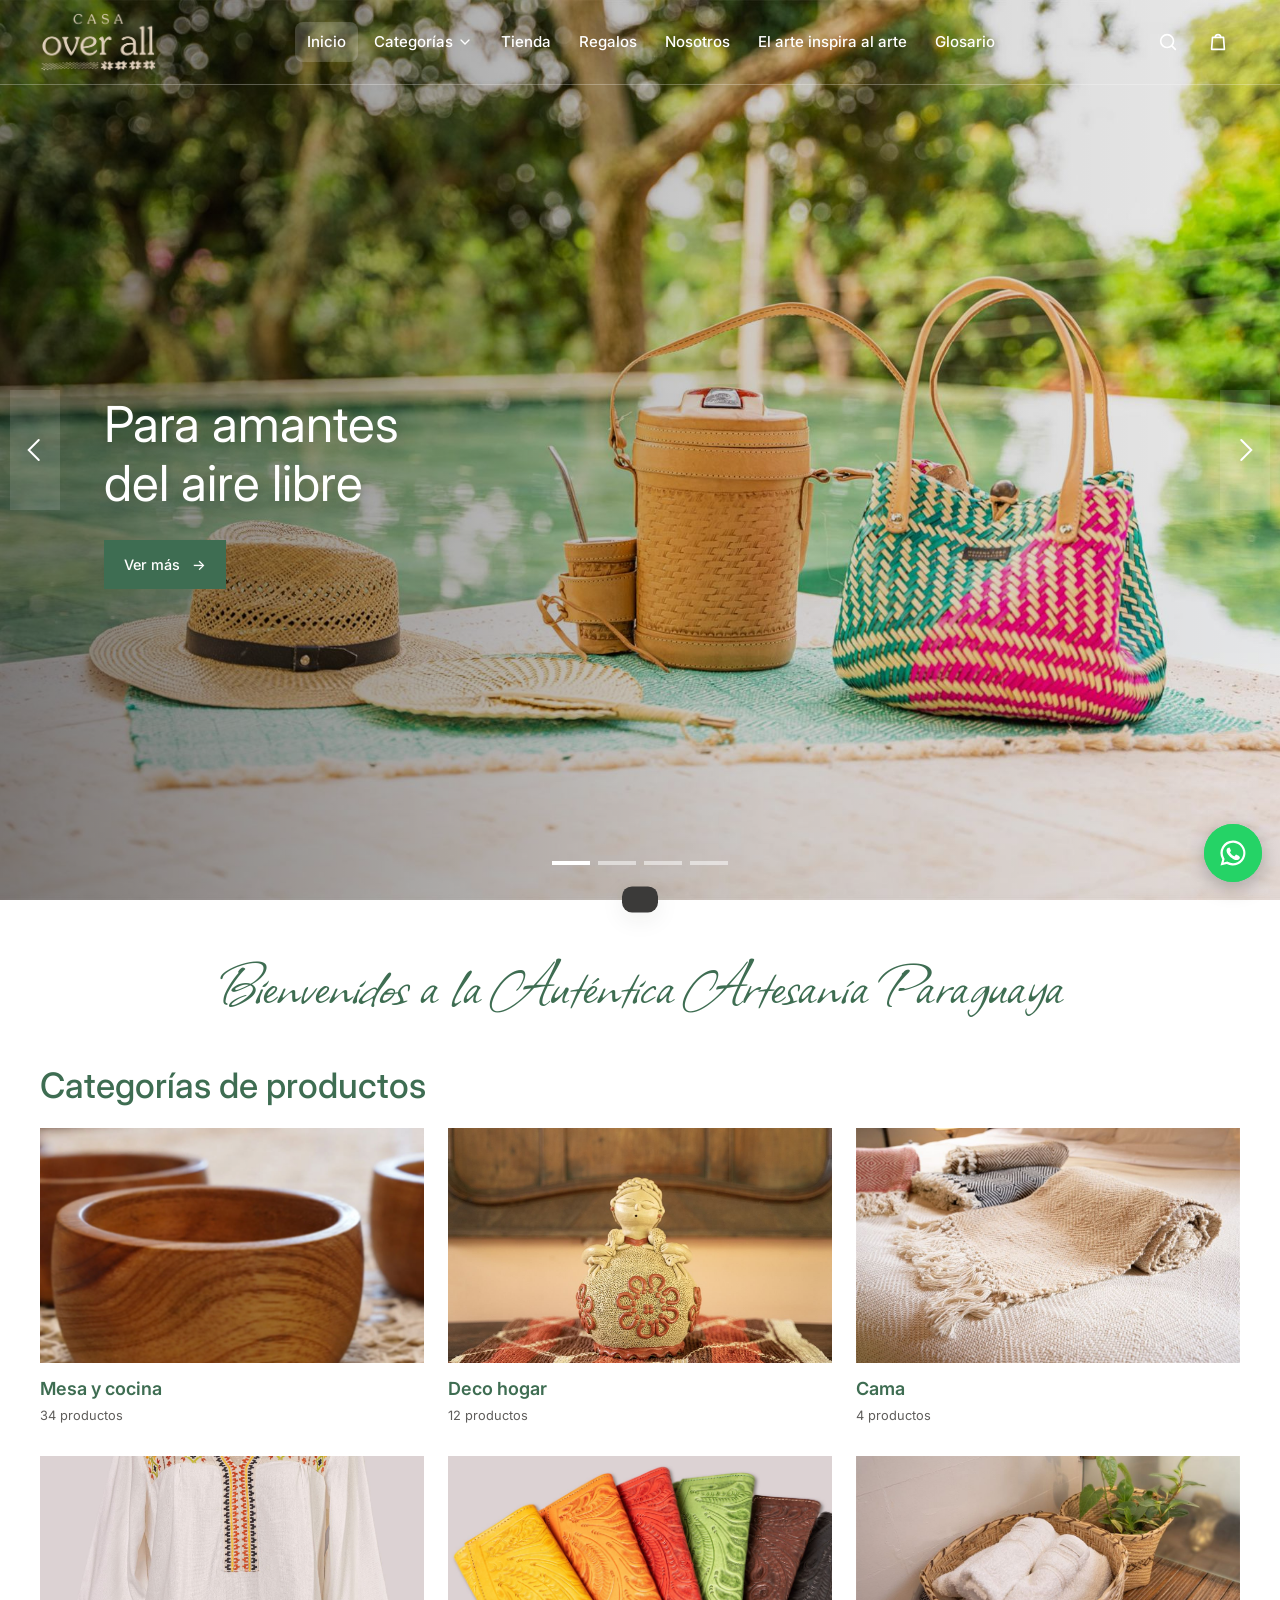
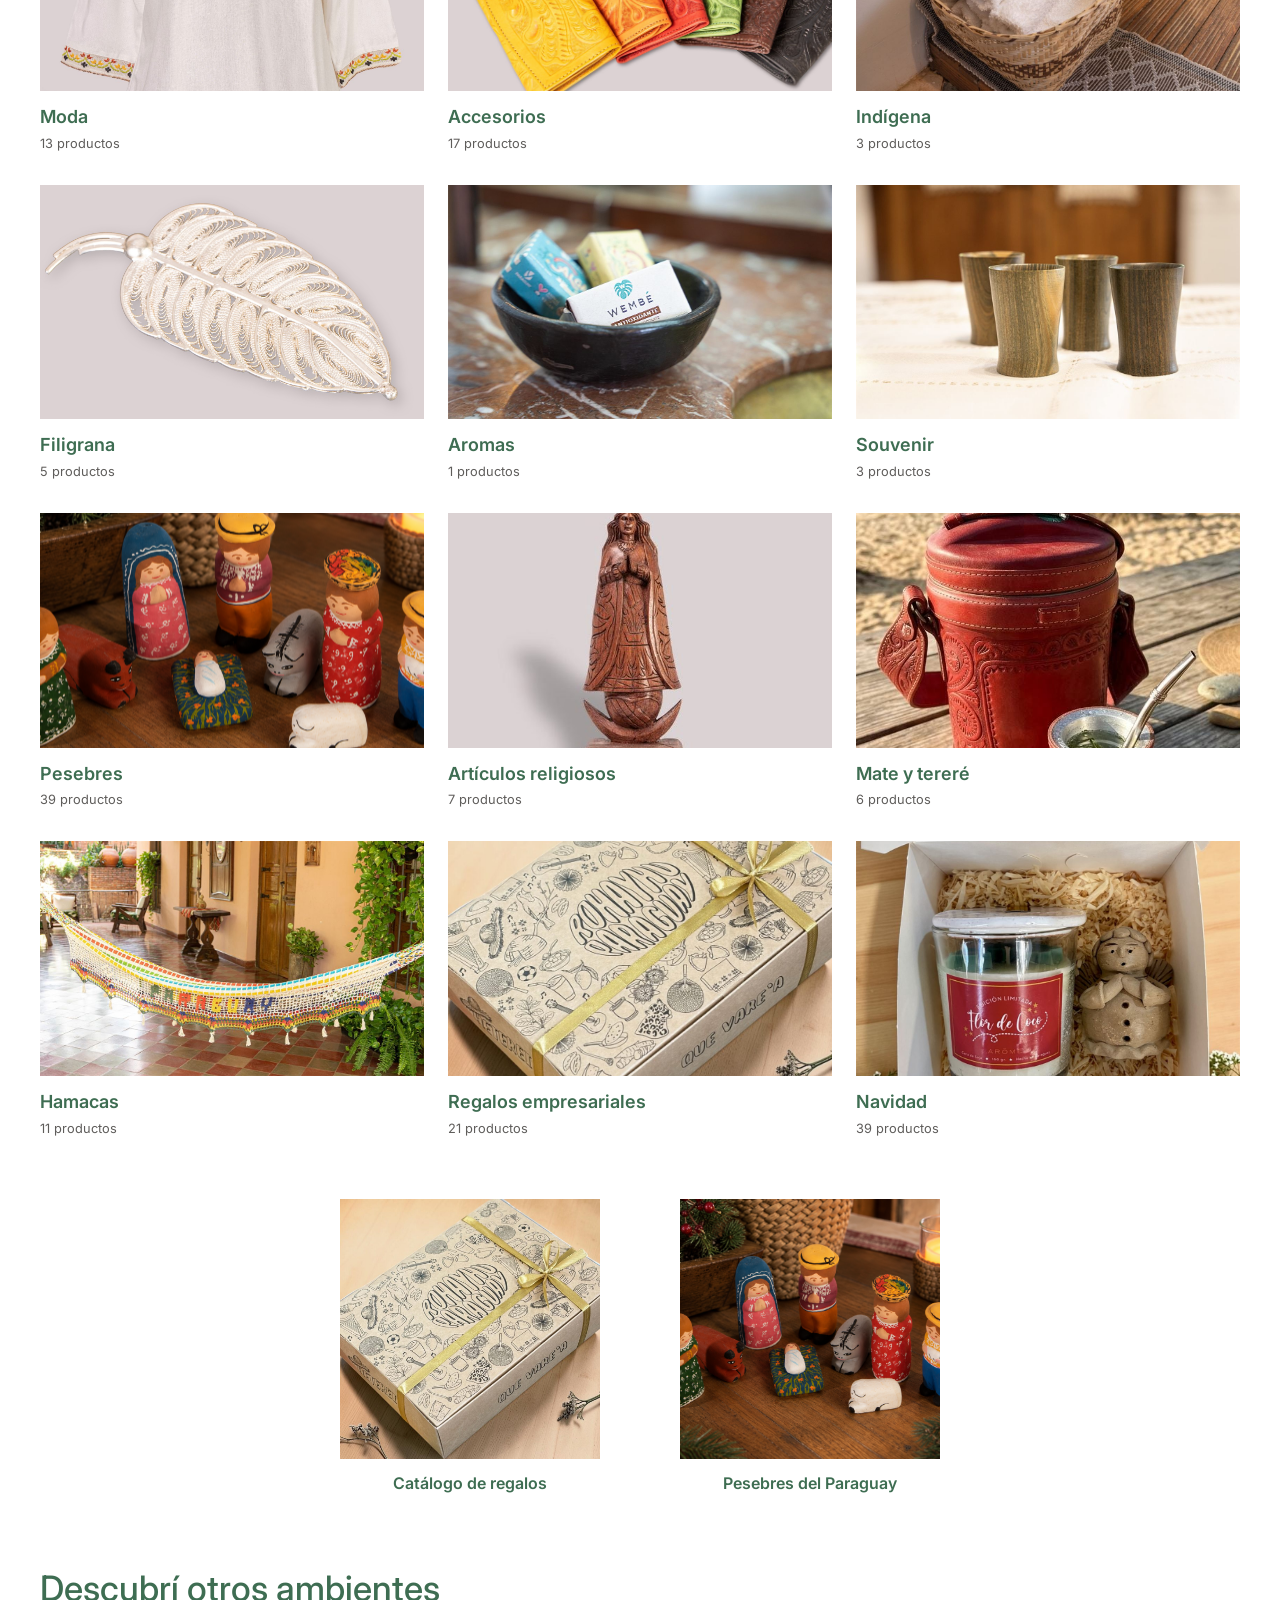
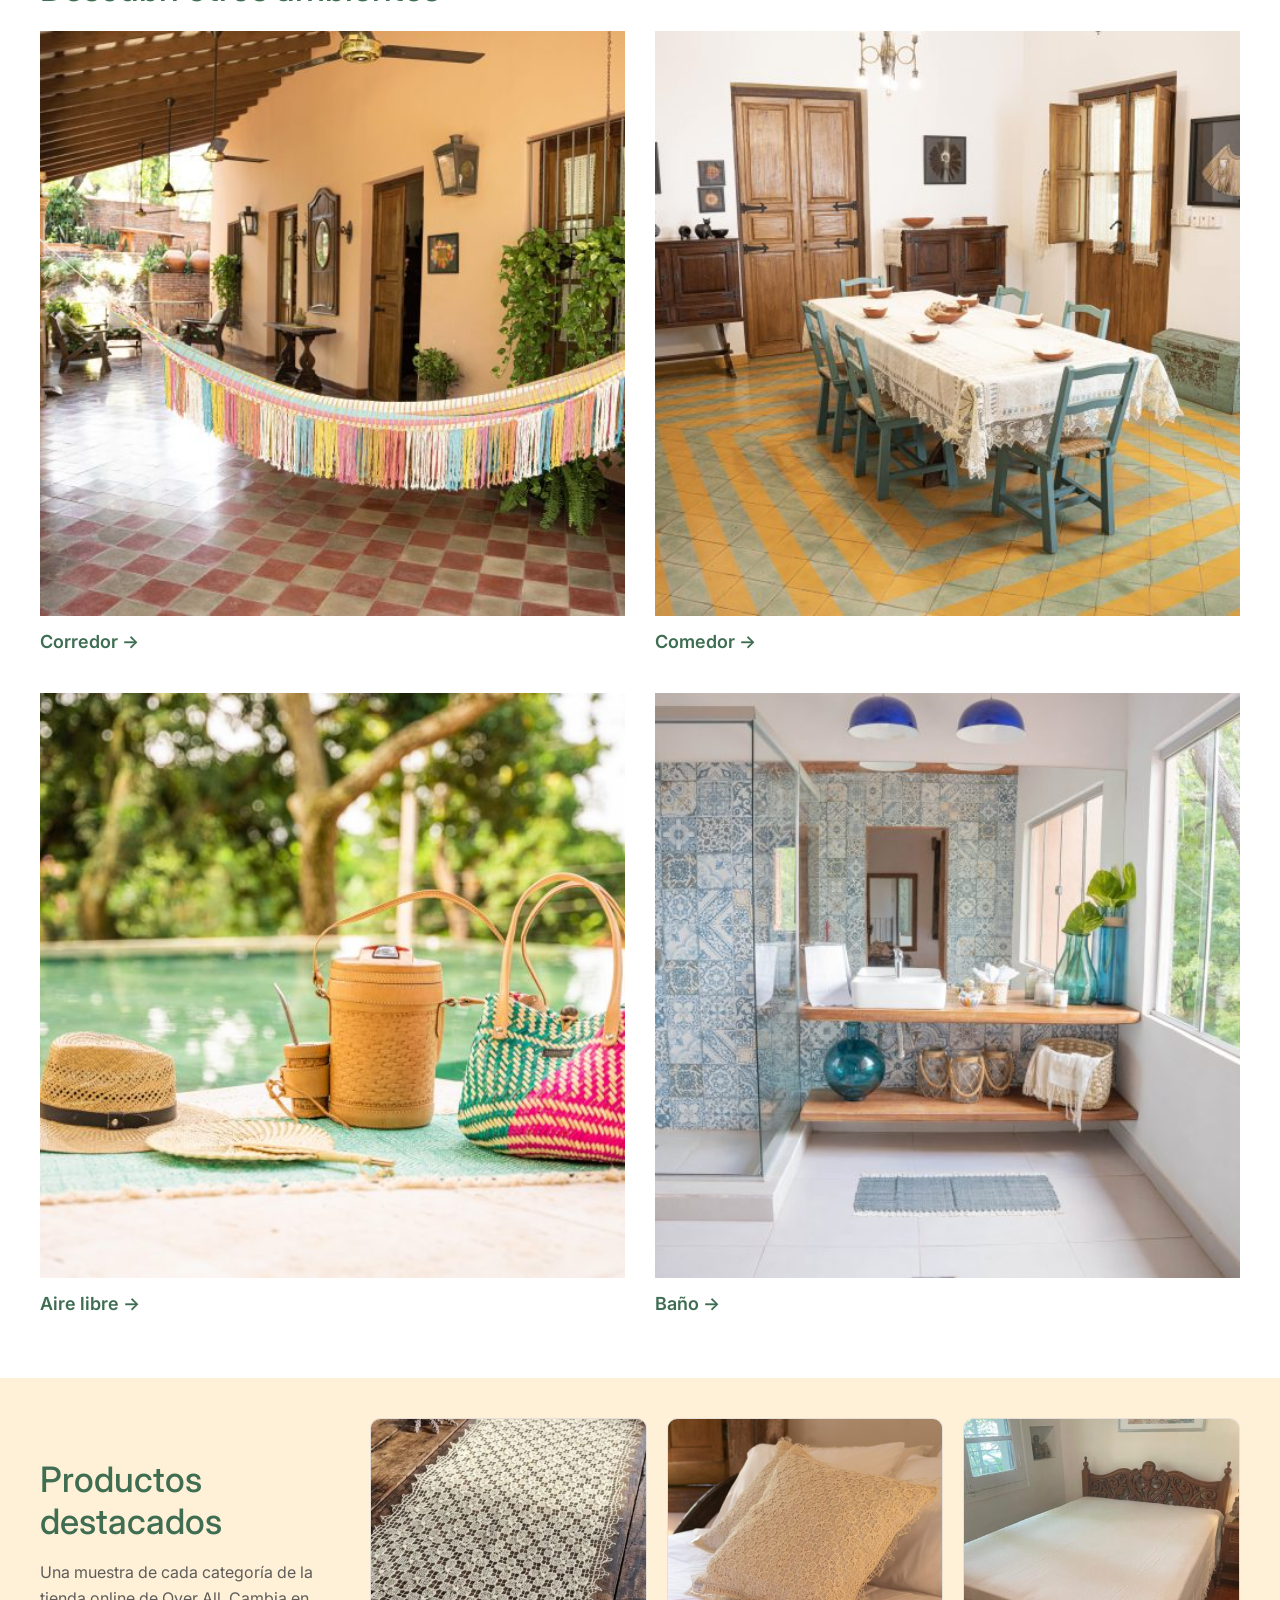
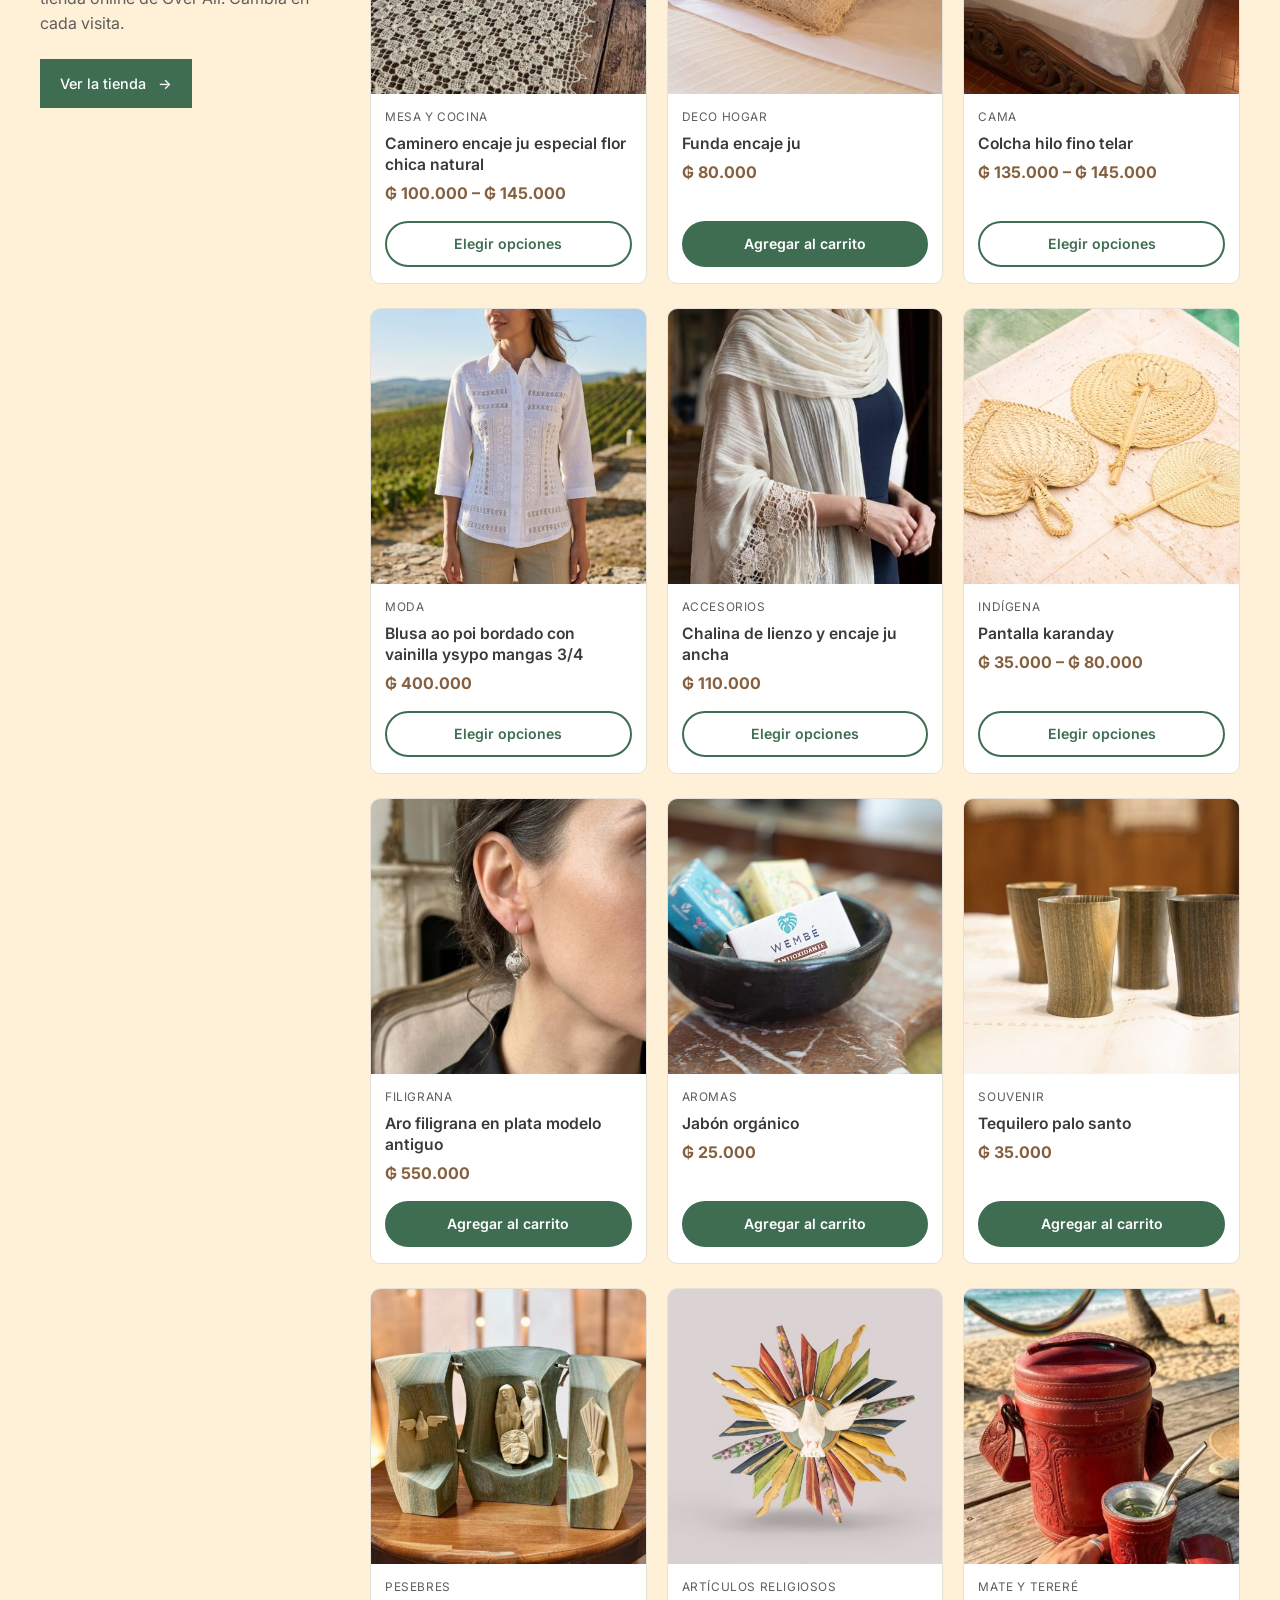
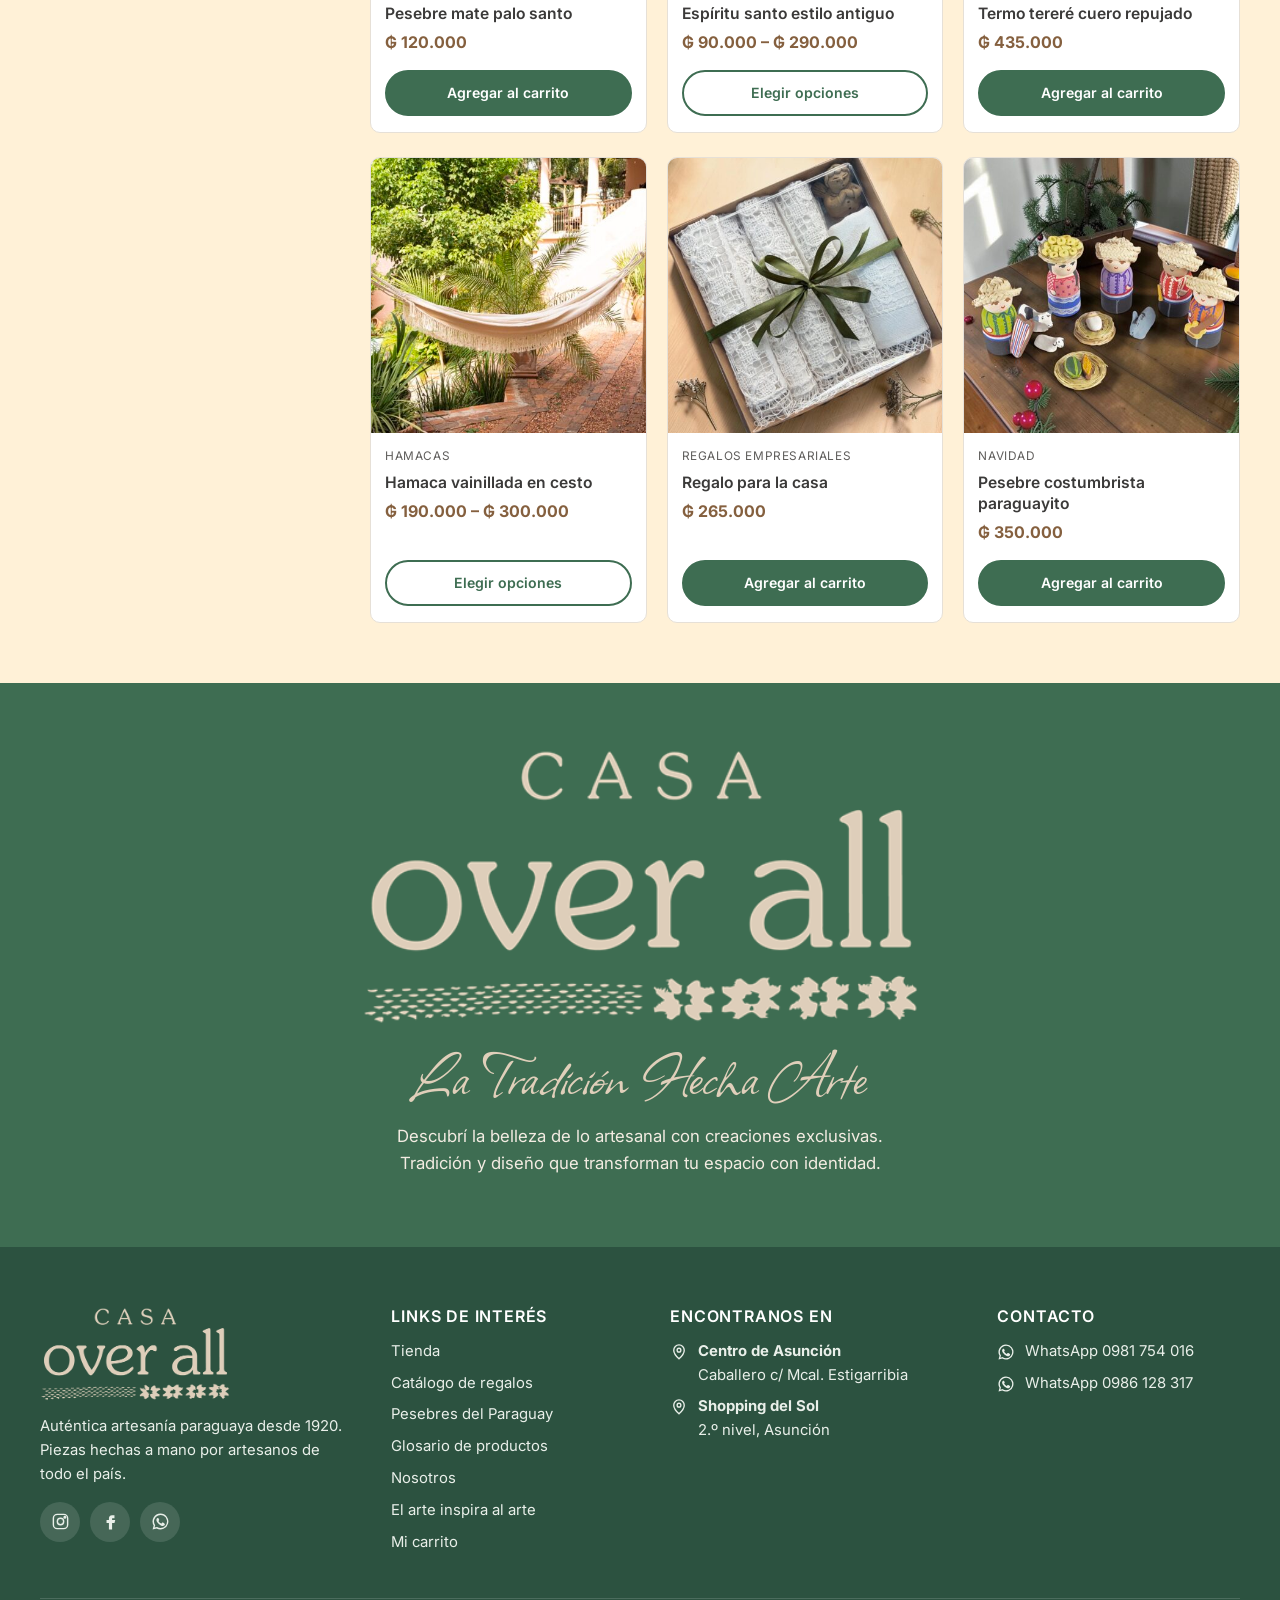
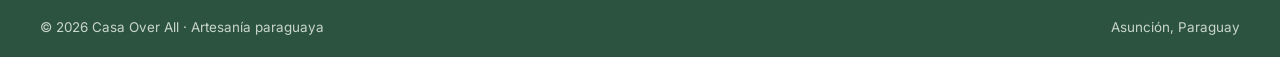
<file: index.html>
<!doctype html>
<html lang="es-PY">
<head>
<meta charset="utf-8">
<meta name="viewport" content="width=device-width, initial-scale=1">
<meta name="robots" content="noindex, nofollow">
<title>Casa Over All — Auténtica artesanía paraguaya</title>
<meta name="description" content="Artesanía paraguaya auténtica desde 1920: ñandutí, ao po'i, encaje ju, cerámica, madera, cuero y filigrana. Tienda online y sucursales en Asunción.">
<meta property="og:title" content="Casa Over All — Auténtica artesanía paraguaya">
<meta property="og:description" content="Ñandutí, ao po'i, encaje ju, cerámica, madera, cuero y filigrana hechos a mano por artesanos paraguayos.">
<meta property="og:image" content="img/hero-aire-libre.jpg">
<meta name="theme-color" content="#3e6d52">
<link rel="icon" href="img/logo-verde.png">
<link rel="preload" as="image" href="img/hero-aire-libre.jpg">
<link rel="preconnect" href="https://fonts.googleapis.com">
<link rel="preconnect" href="https://fonts.gstatic.com" crossorigin>
<link href="https://fonts.googleapis.com/css2?family=Allison&family=Inter:wght@400;500;600;700&display=swap" rel="stylesheet">
<link rel="stylesheet" href="css/styles.css?v=10">
</head>
<body data-pagina="inicio" class="con-hero">
<div id="cabecera"></div>

<main id="contenido">
  <!-- Slider a pantalla completa: 4 ambientes con foto de fondo, como en el original -->
  <section class="slider" aria-roledescription="carrusel" aria-label="Ambientes">
    <div class="slider__pista" data-pista>
      <div class="slide" role="group" aria-roledescription="diapositiva" aria-label="1 de 4" style="background-image:url('img/hero-aire-libre.jpg')">
        <a class="slide__enlace" href="tienda.html?amb=airelibre" tabindex="-1" aria-hidden="true"></a>
        <div class="contenedor slide__txt">
          <h2>Para amantes<br>del aire libre</h2>
          <a class="btn-slide" href="tienda.html?amb=airelibre">Ver más <span aria-hidden="true">→</span></a>
        </div>
      </div>
      <div class="slide" role="group" aria-roledescription="diapositiva" aria-label="2 de 4" style="background-image:url('img/hero-comedor.jpg')">
        <a class="slide__enlace" href="tienda.html?amb=comedor" tabindex="-1" aria-hidden="true"></a>
        <div class="contenedor slide__txt">
          <h2>Comedores<br>que enamoran</h2>
          <a class="btn-slide" href="tienda.html?amb=comedor">Ver más <span aria-hidden="true">→</span></a>
        </div>
      </div>
      <div class="slide" role="group" aria-roledescription="diapositiva" aria-label="3 de 4" style="background-image:url('img/hero-bano.jpg')">
        <a class="slide__enlace" href="tienda.html?amb=bano" tabindex="-1" aria-hidden="true"></a>
        <div class="contenedor slide__txt">
          <h2>Baños con<br>identidad</h2>
          <a class="btn-slide" href="tienda.html?amb=bano">Ver más <span aria-hidden="true">→</span></a>
        </div>
      </div>
      <div class="slide" role="group" aria-roledescription="diapositiva" aria-label="4 de 4" style="background-image:url('img/hero-habitacion.jpg')">
        <a class="slide__enlace" href="tienda.html?amb=habitacion" tabindex="-1" aria-hidden="true"></a>
        <div class="contenedor slide__txt">
          <h2>Habitaciones<br>para soñar</h2>
          <a class="btn-slide" href="tienda.html?amb=habitacion">Ver más <span aria-hidden="true">→</span></a>
        </div>
      </div>
    </div>
    <button class="slider__flecha slider__flecha--izq" type="button" aria-label="Diapositiva anterior" data-prev><svg viewBox="0 0 24 24" fill="none" stroke="currentColor" stroke-width="1.6" stroke-linecap="round" aria-hidden="true"><path d="m15 4-8 8 8 8"/></svg></button>
    <button class="slider__flecha slider__flecha--der" type="button" aria-label="Diapositiva siguiente" data-next><svg viewBox="0 0 24 24" fill="none" stroke="currentColor" stroke-width="1.6" stroke-linecap="round" aria-hidden="true"><path d="m9 4 8 8-8 8"/></svg></button>
    <div class="slider__puntos" data-puntos></div>
  </section>

  <section class="bienvenida">
    <div class="contenedor">
      <h1>Bienvenidos a la Auténtica Artesanía Paraguaya</h1>
    </div>
  </section>

  <section class="inicio-bloque" aria-labelledby="t-cat">
    <div class="contenedor">
      <h2 id="t-cat" class="inicio-titulo">Categorías de productos</h2>
      <div class="grid-cat grid-cat--3" data-cats-inicio></div>
    </div>
  </section>

  <section class="inicio-promos" aria-label="Colecciones">
    <a class="promo" href="regalos.html"><span class="promo__img"><img src="img/promo-1.jpg" alt="" loading="lazy"></span><span class="promo__nombre">Catálogo de regalos</span></a>
    <a class="promo" href="pesebres.html"><span class="promo__img"><img src="img/promo-2.png" alt="" loading="lazy"></span><span class="promo__nombre">Pesebres del Paraguay</span></a>
  </section>

  <section class="inicio-bloque" aria-labelledby="t-amb">
    <div class="contenedor">
      <h2 id="t-amb" class="inicio-titulo">Descubrí otros ambientes</h2>
      <div class="grid-amb">
        <a class="cat cat--cuadrado" href="tienda.html?amb=corredor"><span class="cat__img"><img src="img/amb-corredor.jpg" alt="Corredor con hamaca paraguaya" loading="lazy"></span><span class="cat__nombre">Corredor <span aria-hidden="true">→</span></span></a>
        <a class="cat cat--cuadrado" href="tienda.html?amb=comedor"><span class="cat__img"><img src="img/amb-comedor.jpg" alt="Comedor con mantel de encaje" loading="lazy"></span><span class="cat__nombre">Comedor <span aria-hidden="true">→</span></span></a>
        <a class="cat cat--cuadrado" href="tienda.html?amb=airelibre"><span class="cat__img"><img src="img/amb-airelibre.jpg" alt="Sombrero, termo y bolso tejidos junto a la piscina" loading="lazy"></span><span class="cat__nombre">Aire libre <span aria-hidden="true">→</span></span></a>
        <a class="cat cat--cuadrado" href="tienda.html?amb=bano"><span class="cat__img"><img src="img/amb-bano.jpg" alt="Baño decorado con piezas artesanales" loading="lazy"></span><span class="cat__nombre">Baño <span aria-hidden="true">→</span></span></a>
      </div>
    </div>
  </section>

  <section class="destacados" aria-labelledby="t-dest">
    <div class="contenedor destacados__fila">
      <div class="destacados__intro">
        <h2 id="t-dest">Productos destacados</h2>
        <p>Una muestra de cada categoría de la tienda online de Over All. Cambia en cada visita.</p>
        <a class="btn-slide" href="tienda.html">Ver la tienda <span aria-hidden="true">→</span></a>
      </div>
      <div class="grid-prod grid-prod--3" data-destacados></div>
    </div>
  </section>

  <section class="tradicion-bloque" aria-labelledby="t-trad">
    <div class="contenedor">
      <img class="tradicion-bloque__logo" src="img/logo-beige.png" alt="Casa Over All" loading="lazy" width="480" height="239">
      <h2 id="t-trad">La Tradición Hecha Arte</h2>
      <p>Descubrí la belleza de lo artesanal con creaciones exclusivas. Tradición y diseño que transforman tu espacio con identidad.</p>
    </div>
  </section>
</main>

<div id="pie"></div>
<script src="js/data.js?v=10"></script>
<script src="js/categorias.js?v=10"></script>
<script src="js/app.js?v=10"></script>
</body>
</html>
</file>
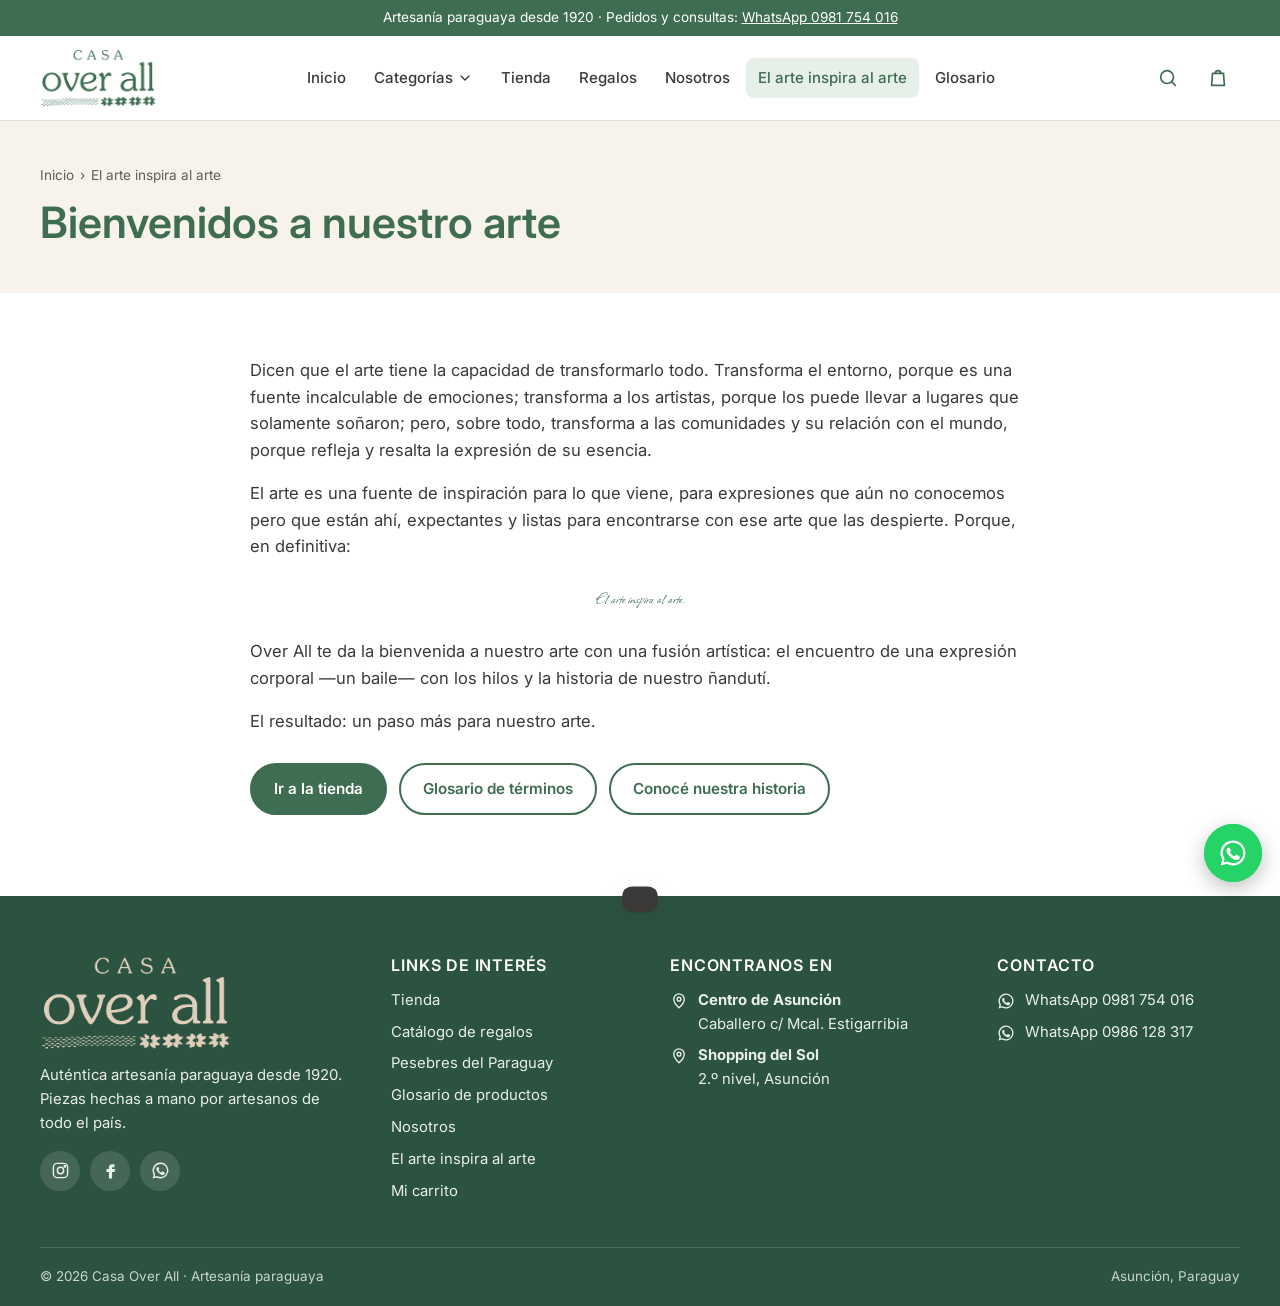
<file: arte.html>
<!doctype html>
<html lang="es-PY">
<head>
<meta charset="utf-8">
<meta name="viewport" content="width=device-width, initial-scale=1">
<meta name="robots" content="noindex, nofollow">
<title>El arte inspira al arte — Casa Over All</title>
<meta name="description" content="Una fusión artística entre la danza y los hilos de nuestro ñandutí. Bienvenidos a nuestro arte.">
<meta property="og:title" content="El arte inspira al arte — Casa Over All">
<meta property="og:description" content="Una fusión artística entre la danza y los hilos de nuestro ñandutí. Bienvenidos a nuestro arte.">
<meta name="theme-color" content="#3e6d52">
<link rel="icon" href="img/logo-verde.png">
<link rel="preconnect" href="https://fonts.googleapis.com">
<link rel="preconnect" href="https://fonts.gstatic.com" crossorigin>
<link href="https://fonts.googleapis.com/css2?family=Allison&family=Inter:wght@400;500;600;700&display=swap" rel="stylesheet">
<link rel="stylesheet" href="css/styles.css?v=10">
</head>
<body data-pagina="arte">
<div id="cabecera"></div>
<main id="contenido">
<section class="pagina-cab"><div class="contenedor">
  <nav class="migas" aria-label="Ruta"><a href="index.html">Inicio</a><span aria-hidden="true">›</span><span>El arte inspira al arte</span></nav>
  <h1>Bienvenidos a nuestro arte</h1>
</div></section>
<section class="seccion"><div class="contenedor prosa" style="margin:0 auto">
  <p>Dicen que el arte tiene la capacidad de transformarlo todo. Transforma el entorno, porque es una fuente incalculable de emociones; transforma a los artistas, porque los puede llevar a lugares que solamente soñaron; pero, sobre todo, transforma a las comunidades y su relación con el mundo, porque refleja y resalta la expresión de su esencia.</p>
  <p>El arte es una fuente de inspiración para lo que viene, para expresiones que aún no conocemos pero que están ahí, expectantes y listas para encontrarse con ese arte que las despierte. Porque, en definitiva:</p>
  <p class="cita">El arte inspira al arte.</p>
  <p>Over All te da la bienvenida a nuestro arte con una fusión artística: el encuentro de una expresión corporal —un baile— con los hilos y la historia de nuestro ñandutí.</p>
  <p>El resultado: un paso más para nuestro arte.</p>
  <p style="display:flex;gap:12px;flex-wrap:wrap;margin-top:28px">
    <a class="btn" href="tienda.html">Ir a la tienda</a>
    <a class="btn btn--borde" href="glosario.html">Glosario de términos</a>
    <a class="btn btn--borde" href="nosotros.html">Conocé nuestra historia</a>
  </p>
</div></section>
</main>
<div id="pie"></div>
<script src="js/data.js?v=10"></script>
<script src="js/categorias.js?v=10"></script>
<script src="js/app.js?v=10"></script>
</body>
</html>
</file>
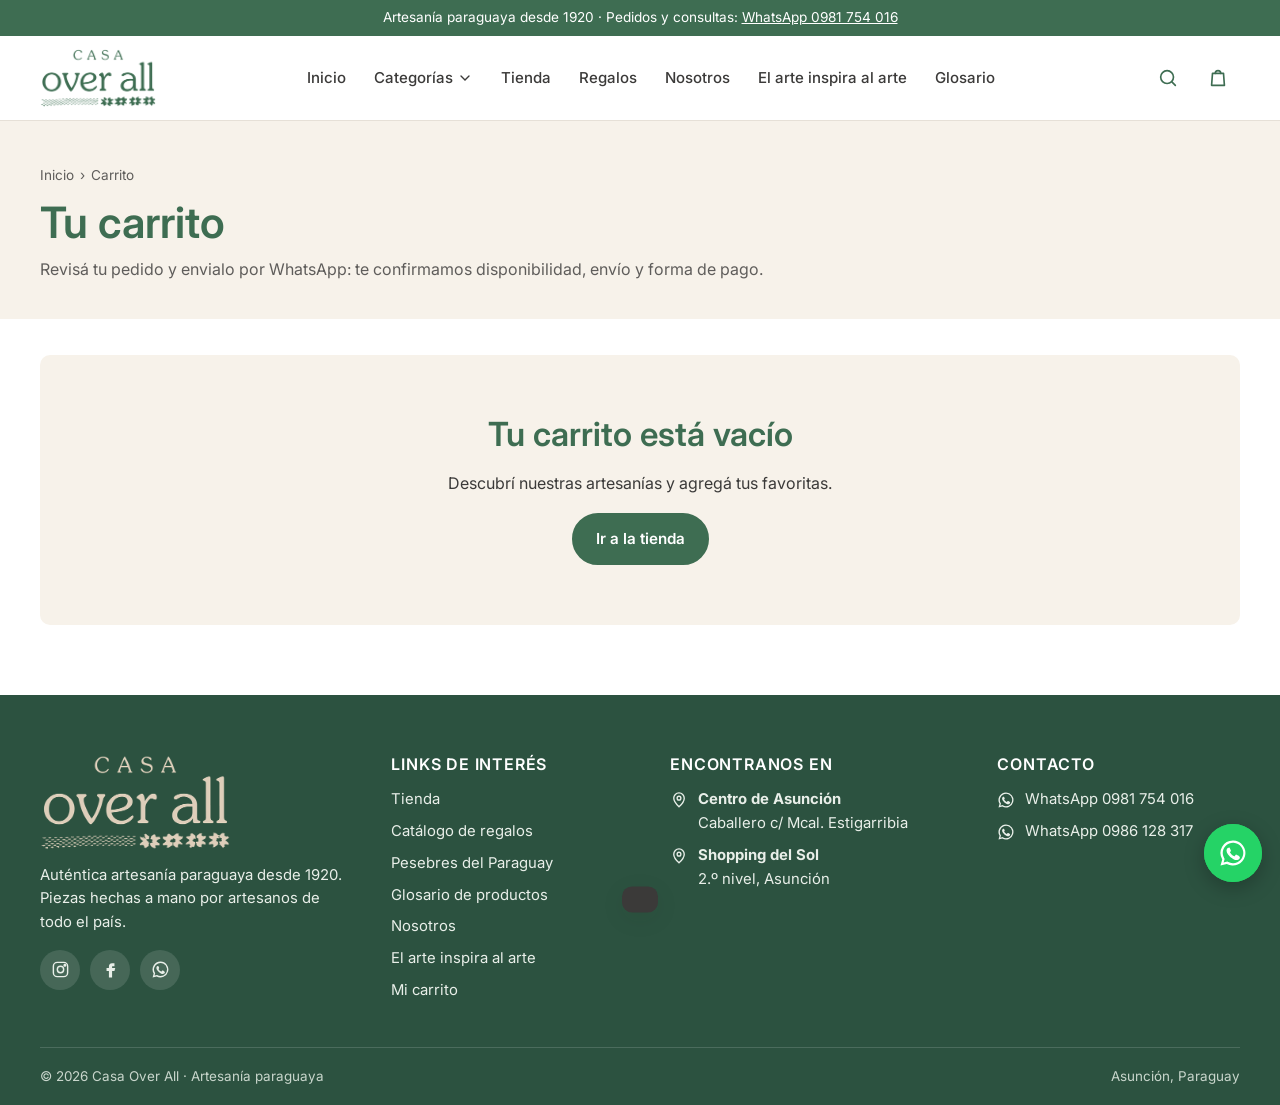
<file: carrito.html>
<!doctype html>
<html lang="es-PY">
<head>
<meta charset="utf-8">
<meta name="viewport" content="width=device-width, initial-scale=1">
<meta name="robots" content="noindex, nofollow">
<title>Carrito — Casa Over All</title>
<meta name="description" content="Tu carrito de compras en Casa Over All.">
<meta property="og:title" content="Carrito — Casa Over All">
<meta property="og:description" content="Tu carrito de compras en Casa Over All.">
<meta name="theme-color" content="#3e6d52">
<link rel="icon" href="img/logo-verde.png">
<link rel="preconnect" href="https://fonts.googleapis.com">
<link rel="preconnect" href="https://fonts.gstatic.com" crossorigin>
<link href="https://fonts.googleapis.com/css2?family=Allison&family=Inter:wght@400;500;600;700&display=swap" rel="stylesheet">
<link rel="stylesheet" href="css/styles.css?v=10">
</head>
<body data-pagina="carrito">
<div id="cabecera"></div>
<main id="contenido">
<section class="pagina-cab"><div class="contenedor">
  <nav class="migas" aria-label="Ruta"><a href="index.html">Inicio</a><span aria-hidden="true">›</span><span>Carrito</span></nav>
  <h1>Tu carrito</h1><p>Revisá tu pedido y envialo por WhatsApp: te confirmamos disponibilidad, envío y forma de pago.</p>
</div></section>
<div class="contenedor carrito" data-carrito></div>
</main>
<div id="pie"></div>
<script src="js/data.js?v=10"></script>
<script src="js/categorias.js?v=10"></script>
<script src="js/app.js?v=10"></script>
</body>
</html>
</file>
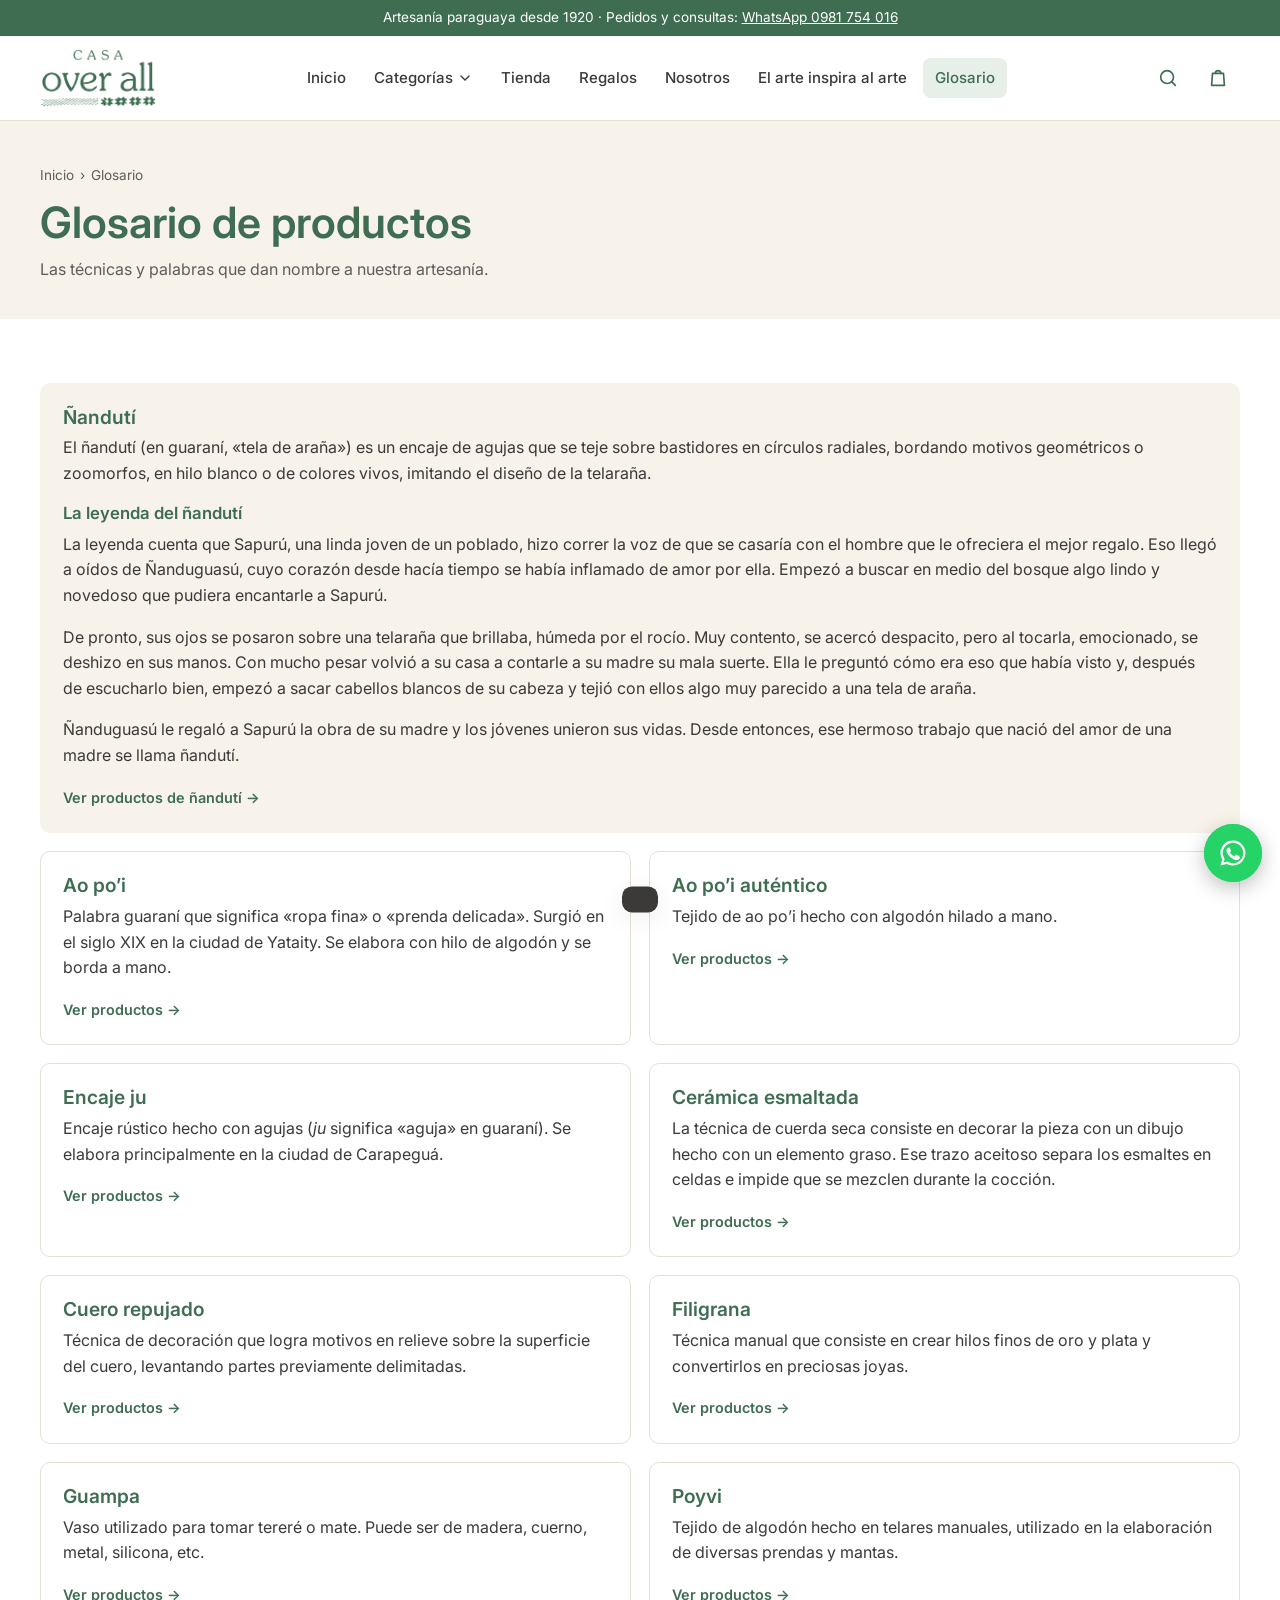
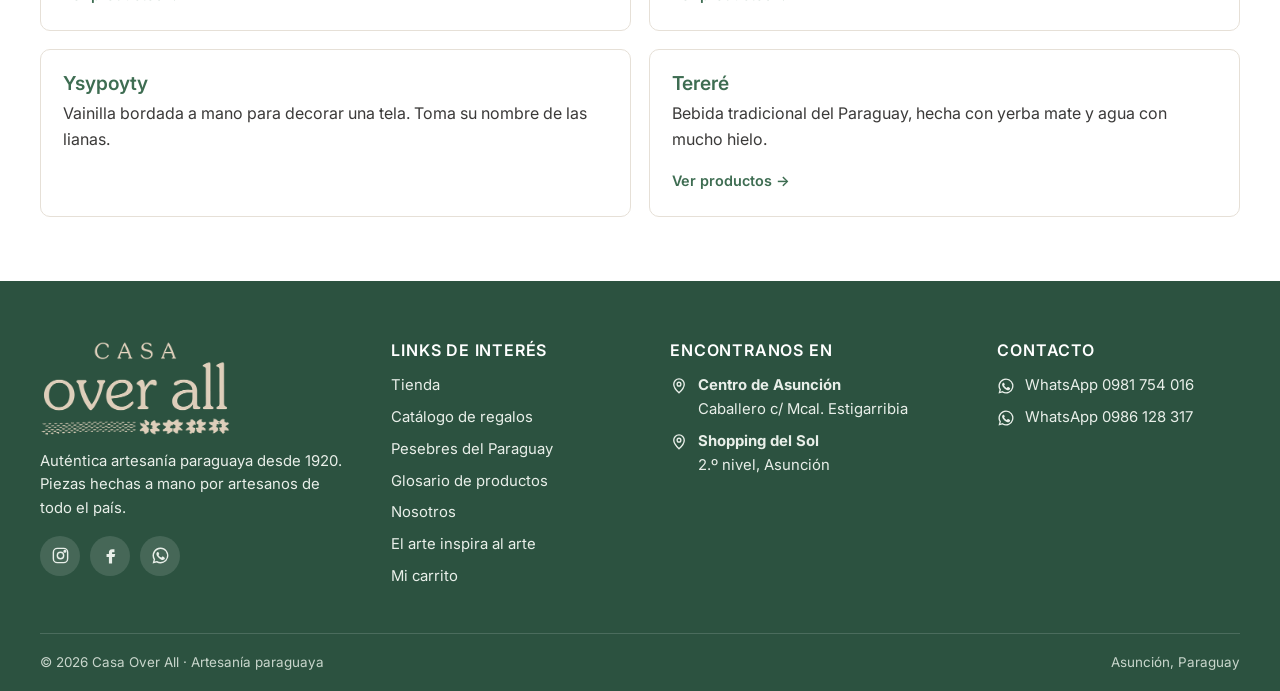
<file: glosario.html>
<!doctype html>
<html lang="es-PY">
<head>
<meta charset="utf-8">
<meta name="viewport" content="width=device-width, initial-scale=1">
<meta name="robots" content="noindex, nofollow">
<title>Glosario de productos — Casa Over All</title>
<meta name="description" content="Qué es el ñandutí, el ao po’i, el encaje ju, la filigrana, el cuero repujado y otros términos de la artesanía paraguaya.">
<meta property="og:title" content="Glosario de productos — Casa Over All">
<meta property="og:description" content="Qué es el ñandutí, el ao po’i, el encaje ju, la filigrana, el cuero repujado y otros términos de la artesanía paraguaya.">
<meta name="theme-color" content="#3e6d52">
<link rel="icon" href="img/logo-verde.png">
<link rel="preconnect" href="https://fonts.googleapis.com">
<link rel="preconnect" href="https://fonts.gstatic.com" crossorigin>
<link href="https://fonts.googleapis.com/css2?family=Allison&family=Inter:wght@400;500;600;700&display=swap" rel="stylesheet">
<link rel="stylesheet" href="css/styles.css?v=10">
</head>
<body data-pagina="glosario">
<div id="cabecera"></div>
<main id="contenido">
<section class="pagina-cab"><div class="contenedor">
  <nav class="migas" aria-label="Ruta"><a href="index.html">Inicio</a><span aria-hidden="true">›</span><span>Glosario</span></nav>
  <h1>Glosario de productos</h1><p>Las técnicas y palabras que dan nombre a nuestra artesanía.</p>
</div></section>
<section class="seccion"><div class="contenedor glosario">
  <article class="termino termino--ancho">
    <h2>Ñandutí</h2>
    <p>El ñandutí (en guaraní, «tela de araña») es un encaje de agujas que se teje sobre bastidores en círculos radiales, bordando motivos geométricos o zoomorfos, en hilo blanco o de colores vivos, imitando el diseño de la telaraña.</p>
    <h3 style="font-size:1.05rem;margin-top:1em">La leyenda del ñandutí</h3>
    <p>La leyenda cuenta que Sapurú, una linda joven de un poblado, hizo correr la voz de que se casaría con el hombre que le ofreciera el mejor regalo. Eso llegó a oídos de Ñanduguasú, cuyo corazón desde hacía tiempo se había inflamado de amor por ella. Empezó a buscar en medio del bosque algo lindo y novedoso que pudiera encantarle a Sapurú.</p>
    <p>De pronto, sus ojos se posaron sobre una telaraña que brillaba, húmeda por el rocío. Muy contento, se acercó despacito, pero al tocarla, emocionado, se deshizo en sus manos. Con mucho pesar volvió a su casa a contarle a su madre su mala suerte. Ella le preguntó cómo era eso que había visto y, después de escucharlo bien, empezó a sacar cabellos blancos de su cabeza y tejió con ellos algo muy parecido a una tela de araña.</p>
    <p>Ñanduguasú le regaló a Sapurú la obra de su madre y los jóvenes unieron sus vidas. Desde entonces, ese hermoso trabajo que nació del amor de una madre se llama ñandutí.</p>
    <a href="tienda.html?mat=nanduti">Ver productos de ñandutí →</a>
  </article>
  <article class="termino"><h2>Ao po’i</h2><p>Palabra guaraní que significa «ropa fina» o «prenda delicada». Surgió en el siglo XIX en la ciudad de Yataity. Se elabora con hilo de algodón y se borda a mano.</p><a href="tienda.html?mat=ao-poi">Ver productos →</a></article>
  <article class="termino"><h2>Ao po’i auténtico</h2><p>Tejido de ao po’i hecho con algodón hilado a mano.</p><a href="tienda.html?mat=ao-poi-autentico">Ver productos →</a></article>
  <article class="termino"><h2>Encaje ju</h2><p>Encaje rústico hecho con agujas (<em>ju</em> significa «aguja» en guaraní). Se elabora principalmente en la ciudad de Carapeguá.</p><a href="tienda.html?mat=encaje-ju">Ver productos →</a></article>
  <article class="termino"><h2>Cerámica esmaltada</h2><p>La técnica de cuerda seca consiste en decorar la pieza con un dibujo hecho con un elemento graso. Ese trazo aceitoso separa los esmaltes en celdas e impide que se mezclen durante la cocción.</p><a href="tienda.html?mat=ceramica-esmaltada">Ver productos →</a></article>
  <article class="termino"><h2>Cuero repujado</h2><p>Técnica de decoración que logra motivos en relieve sobre la superficie del cuero, levantando partes previamente delimitadas.</p><a href="tienda.html?q=repujado">Ver productos →</a></article>
  <article class="termino"><h2>Filigrana</h2><p>Técnica manual que consiste en crear hilos finos de oro y plata y convertirlos en preciosas joyas.</p><a href="tienda.html?cat=filigrana">Ver productos →</a></article>
  <article class="termino"><h2>Guampa</h2><p>Vaso utilizado para tomar tereré o mate. Puede ser de madera, cuerno, metal, silicona, etc.</p><a href="tienda.html?cat=mate-y-terere&amp;sub=guampas">Ver productos →</a></article>
  <article class="termino"><h2>Poyvi</h2><p>Tejido de algodón hecho en telares manuales, utilizado en la elaboración de diversas prendas y mantas.</p><a href="tienda.html?mat=telar">Ver productos →</a></article>
  <article class="termino"><h2>Ysypoyty</h2><p>Vainilla bordada a mano para decorar una tela. Toma su nombre de las lianas.</p></article>
  <article class="termino"><h2>Tereré</h2><p>Bebida tradicional del Paraguay, hecha con yerba mate y agua con mucho hielo.</p><a href="tienda.html?cat=mate-y-terere">Ver productos →</a></article>
</div></section>
</main>
<div id="pie"></div>
<script src="js/data.js?v=10"></script>
<script src="js/categorias.js?v=10"></script>
<script src="js/app.js?v=10"></script>
</body>
</html>
</file>
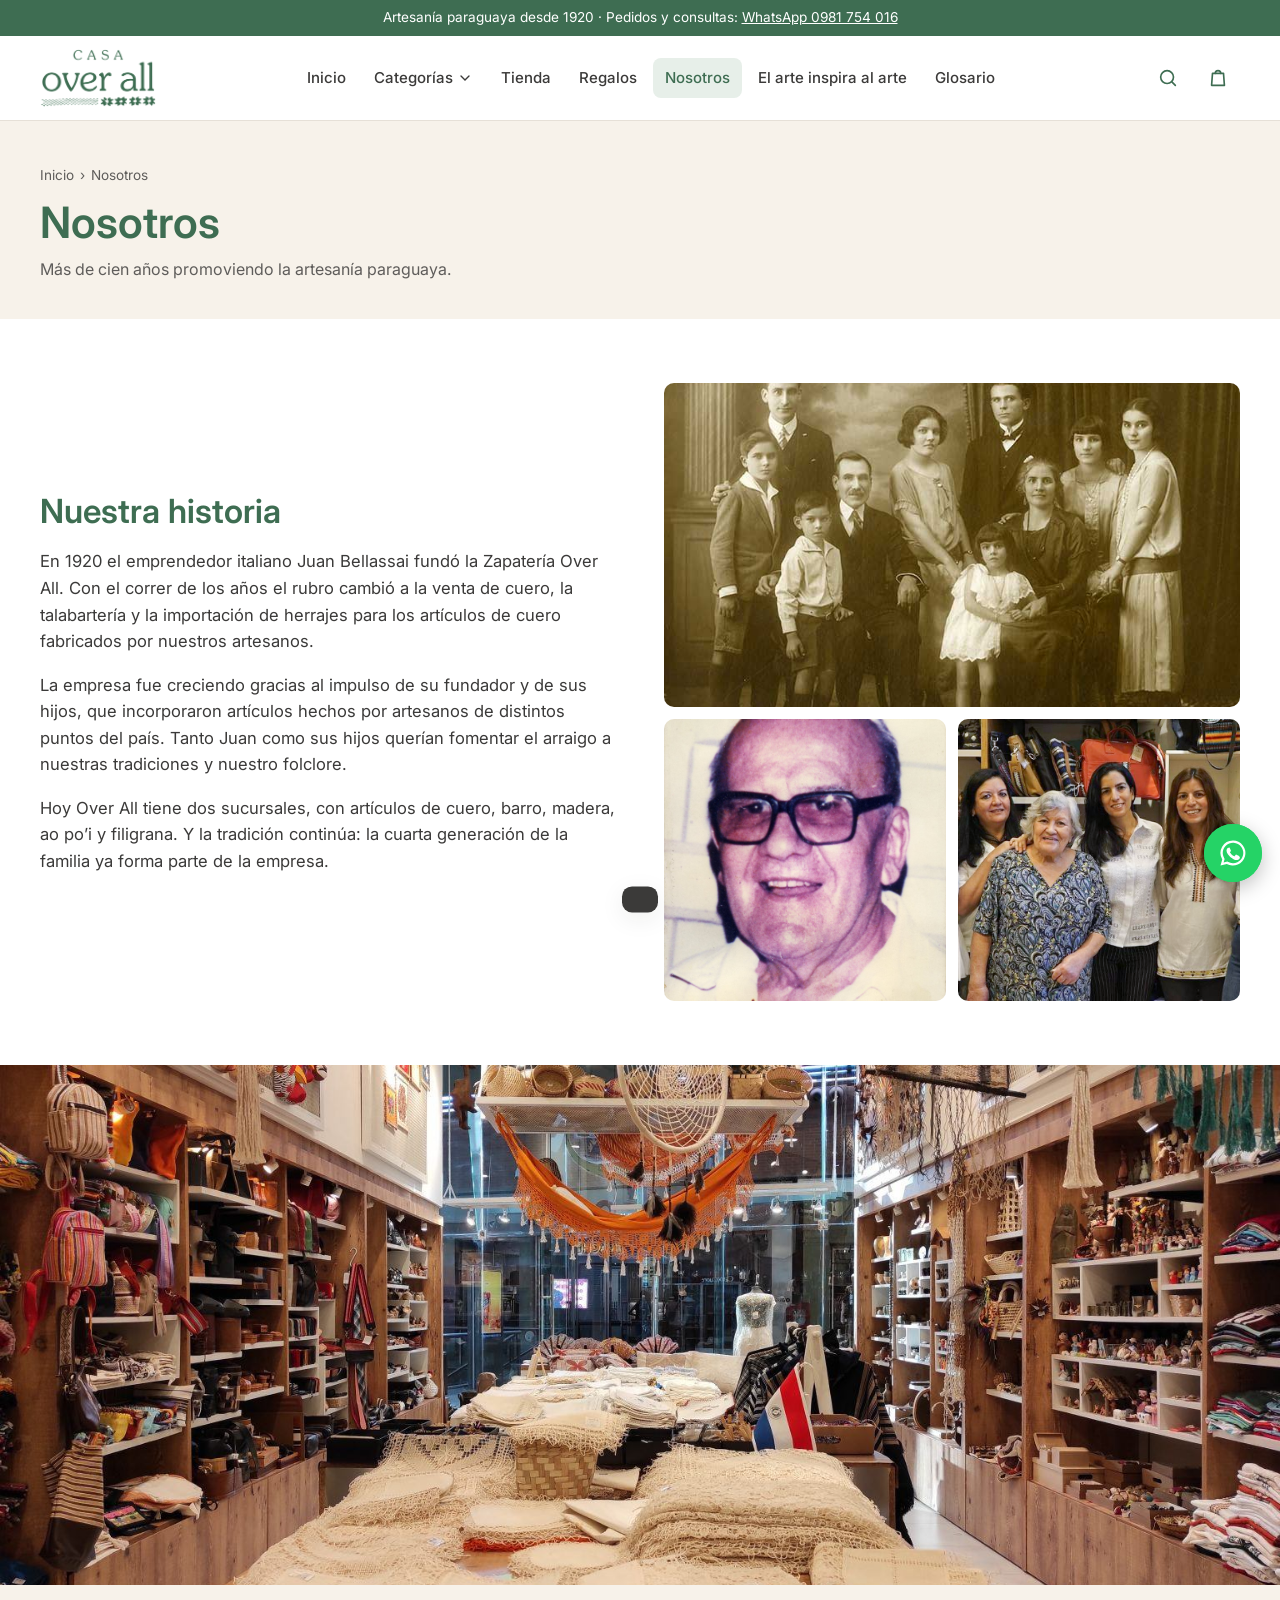
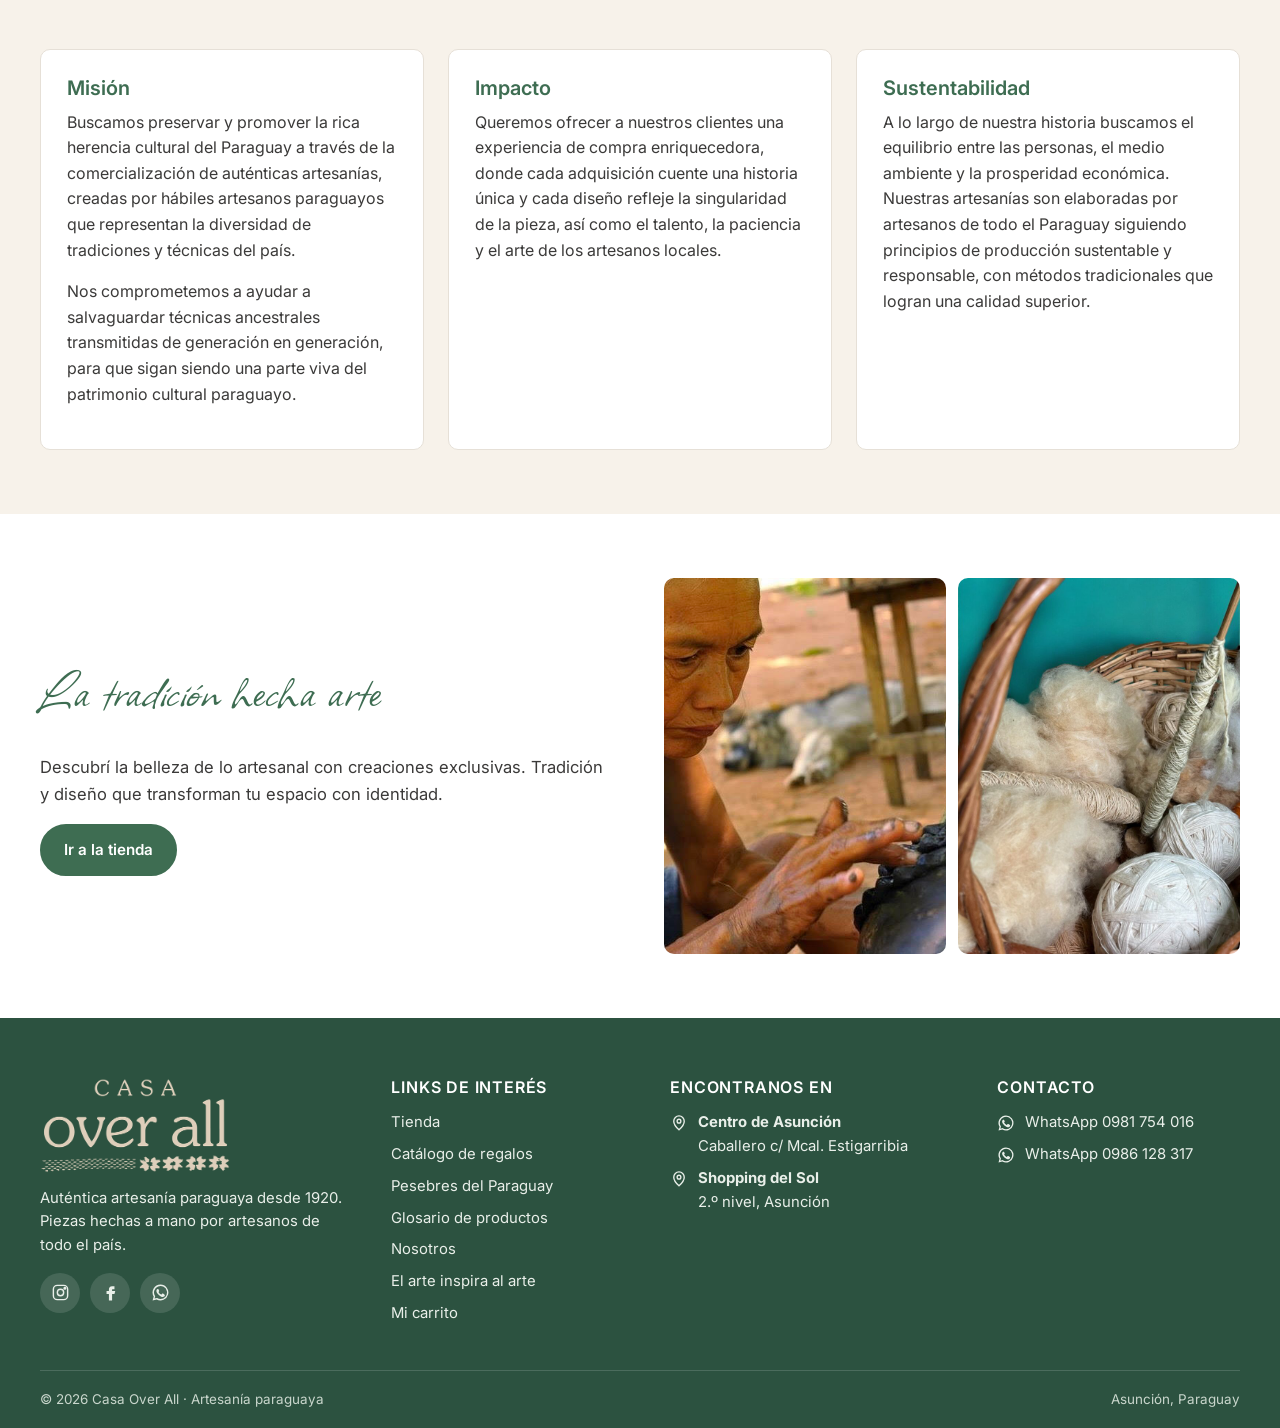
<file: nosotros.html>
<!doctype html>
<html lang="es-PY">
<head>
<meta charset="utf-8">
<meta name="viewport" content="width=device-width, initial-scale=1">
<meta name="robots" content="noindex, nofollow">
<title>Nosotros — Casa Over All</title>
<meta name="description" content="Desde 1920 Over All acompaña a los artesanos paraguayos. Conocé nuestra historia, misión e impacto.">
<meta property="og:title" content="Nosotros — Casa Over All">
<meta property="og:description" content="Desde 1920 Over All acompaña a los artesanos paraguayos. Conocé nuestra historia, misión e impacto.">
<meta name="theme-color" content="#3e6d52">
<link rel="icon" href="img/logo-verde.png">
<link rel="preconnect" href="https://fonts.googleapis.com">
<link rel="preconnect" href="https://fonts.gstatic.com" crossorigin>
<link href="https://fonts.googleapis.com/css2?family=Allison&family=Inter:wght@400;500;600;700&display=swap" rel="stylesheet">
<link rel="stylesheet" href="css/styles.css?v=10">
</head>
<body data-pagina="nosotros">
<div id="cabecera"></div>
<main id="contenido">
<section class="pagina-cab"><div class="contenedor">
  <nav class="migas" aria-label="Ruta"><a href="index.html">Inicio</a><span aria-hidden="true">›</span><span>Nosotros</span></nav>
  <h1>Nosotros</h1><p>Más de cien años promoviendo la artesanía paraguaya.</p>
</div></section>

<section class="seccion"><div class="contenedor bloque-2">
  <div class="prosa">
    <h2>Nuestra historia</h2>
    <p>En 1920 el emprendedor italiano Juan Bellassai fundó la Zapatería Over All. Con el correr de los años el rubro cambió a la venta de cuero, la talabartería y la importación de herrajes para los artículos de cuero fabricados por nuestros artesanos.</p>
    <p>La empresa fue creciendo gracias al impulso de su fundador y de sus hijos, que incorporaron artículos hechos por artesanos de distintos puntos del país. Tanto Juan como sus hijos querían fomentar el arraigo a nuestras tradiciones y nuestro folclore.</p>
    <p>Hoy Over All tiene dos sucursales, con artículos de cuero, barro, madera, ao po’i y filigrana. Y la tradición continúa: la cuarta generación de la familia ya forma parte de la empresa.</p>
  </div>
  <div class="collage">
    <img src="img/nos-1.jpg" alt="Fotografía histórica de Over All" loading="lazy">
    <img src="img/nos-2.jpg" alt="Archivo familiar de Over All" loading="lazy">
    <img src="img/nos-3.png" alt="Piezas artesanales de Over All" loading="lazy">
  </div>
</div></section>

<img src="img/nos-tienda.jpg" alt="Interior de una sucursal de Over All" loading="lazy" style="width:100%;max-height:520px;object-fit:cover">

<section class="seccion seccion--crema"><div class="contenedor">
  <div class="valores">
    <div class="valor"><h3>Misión</h3><p>Buscamos preservar y promover la rica herencia cultural del Paraguay a través de la comercialización de auténticas artesanías, creadas por hábiles artesanos paraguayos que representan la diversidad de tradiciones y técnicas del país.</p><p>Nos comprometemos a ayudar a salvaguardar técnicas ancestrales transmitidas de generación en generación, para que sigan siendo una parte viva del patrimonio cultural paraguayo.</p></div>
    <div class="valor"><h3>Impacto</h3><p>Queremos ofrecer a nuestros clientes una experiencia de compra enriquecedora, donde cada adquisición cuente una historia única y cada diseño refleje la singularidad de la pieza, así como el talento, la paciencia y el arte de los artesanos locales.</p></div>
    <div class="valor"><h3>Sustentabilidad</h3><p>A lo largo de nuestra historia buscamos el equilibrio entre las personas, el medio ambiente y la prosperidad económica. Nuestras artesanías son elaboradas por artesanos de todo el Paraguay siguiendo principios de producción sustentable y responsable, con métodos tradicionales que logran una calidad superior.</p></div>
  </div>
</div></section>

<section class="seccion"><div class="contenedor bloque-2 bloque-2--inv">
  <div class="collage"><img src="img/nos-4.jpg" alt="Pieza artesanal de Over All" loading="lazy" style="grid-column:auto;aspect-ratio:3/4"><img src="img/nos-5.jpg" alt="Detalle de una pieza artesanal" loading="lazy" style="aspect-ratio:3/4"></div>
  <div class="prosa"><h2 class="script" style="font-size:3.6rem">La tradición hecha arte</h2><p>Descubrí la belleza de lo artesanal con creaciones exclusivas. Tradición y diseño que transforman tu espacio con identidad.</p><a class="btn" href="tienda.html">Ir a la tienda</a></div>
</div></section>
</main>
<div id="pie"></div>
<script src="js/data.js?v=10"></script>
<script src="js/categorias.js?v=10"></script>
<script src="js/app.js?v=10"></script>
</body>
</html>
</file>
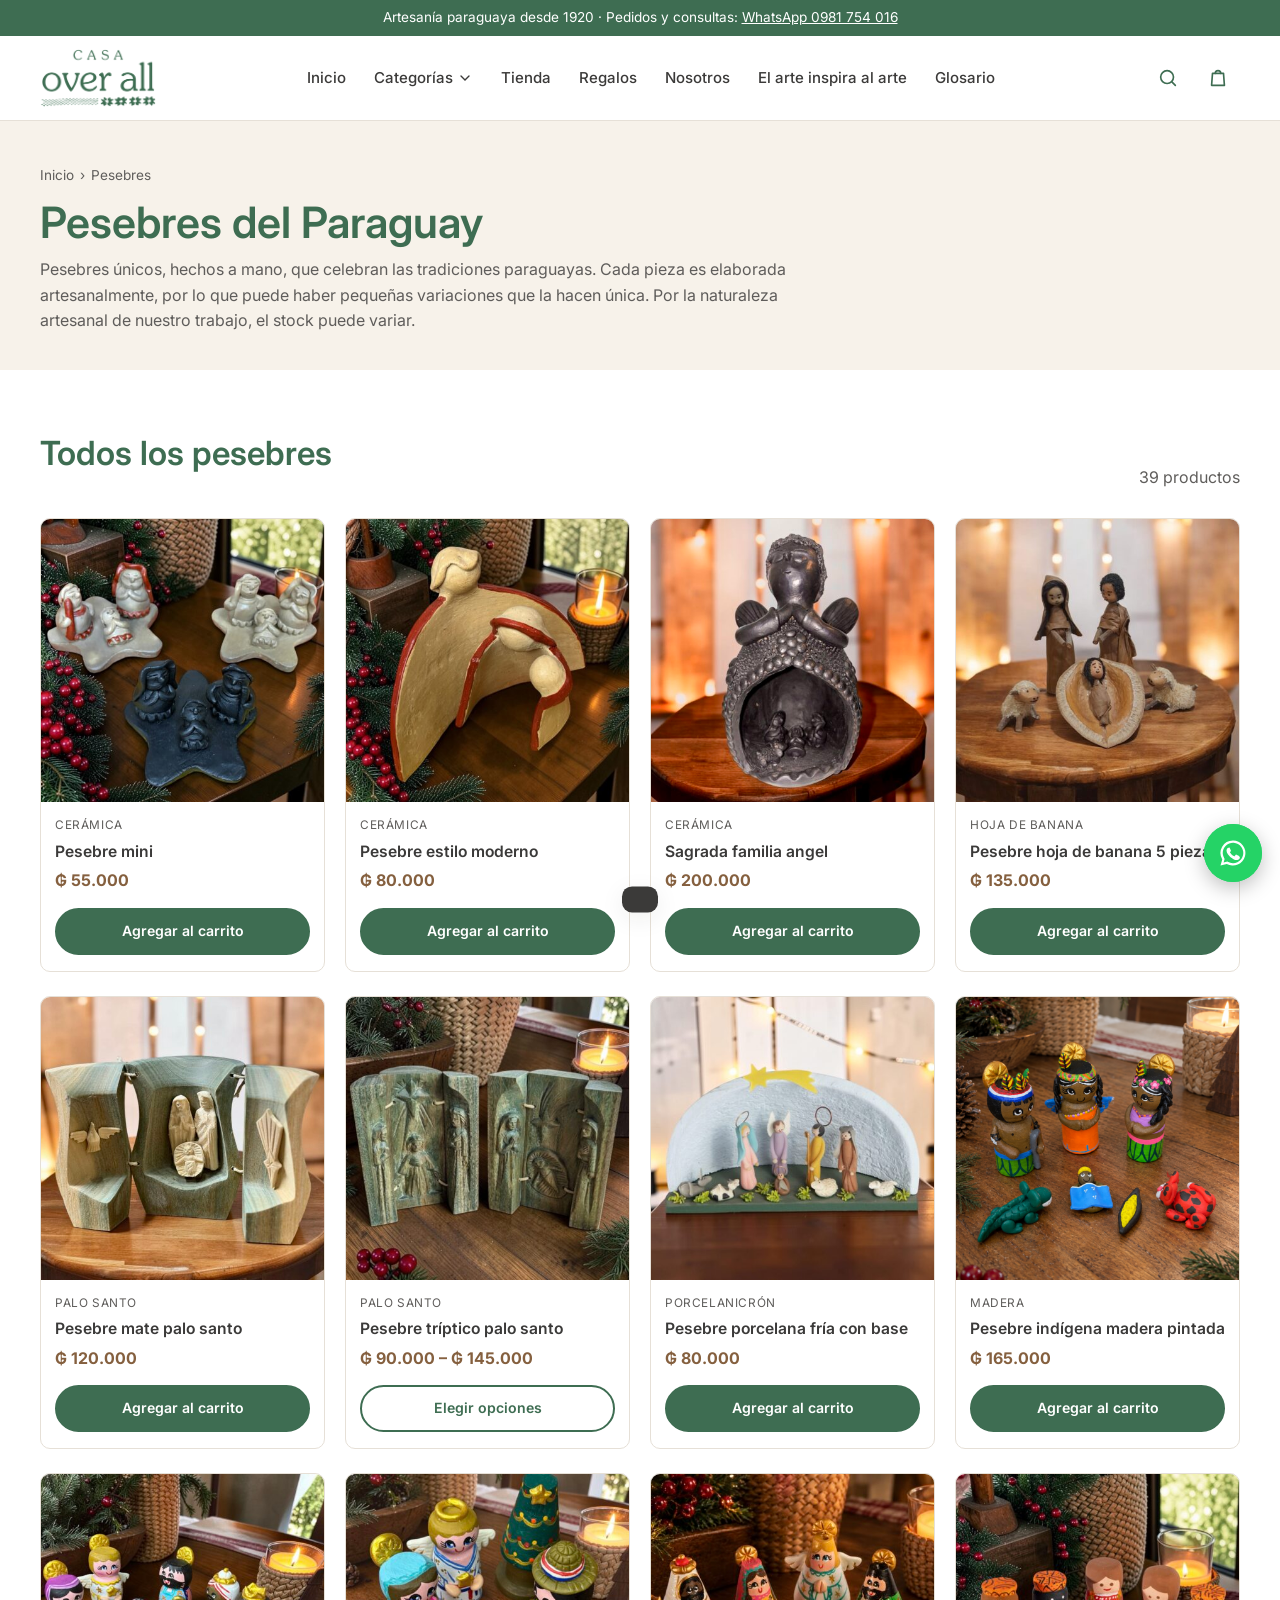
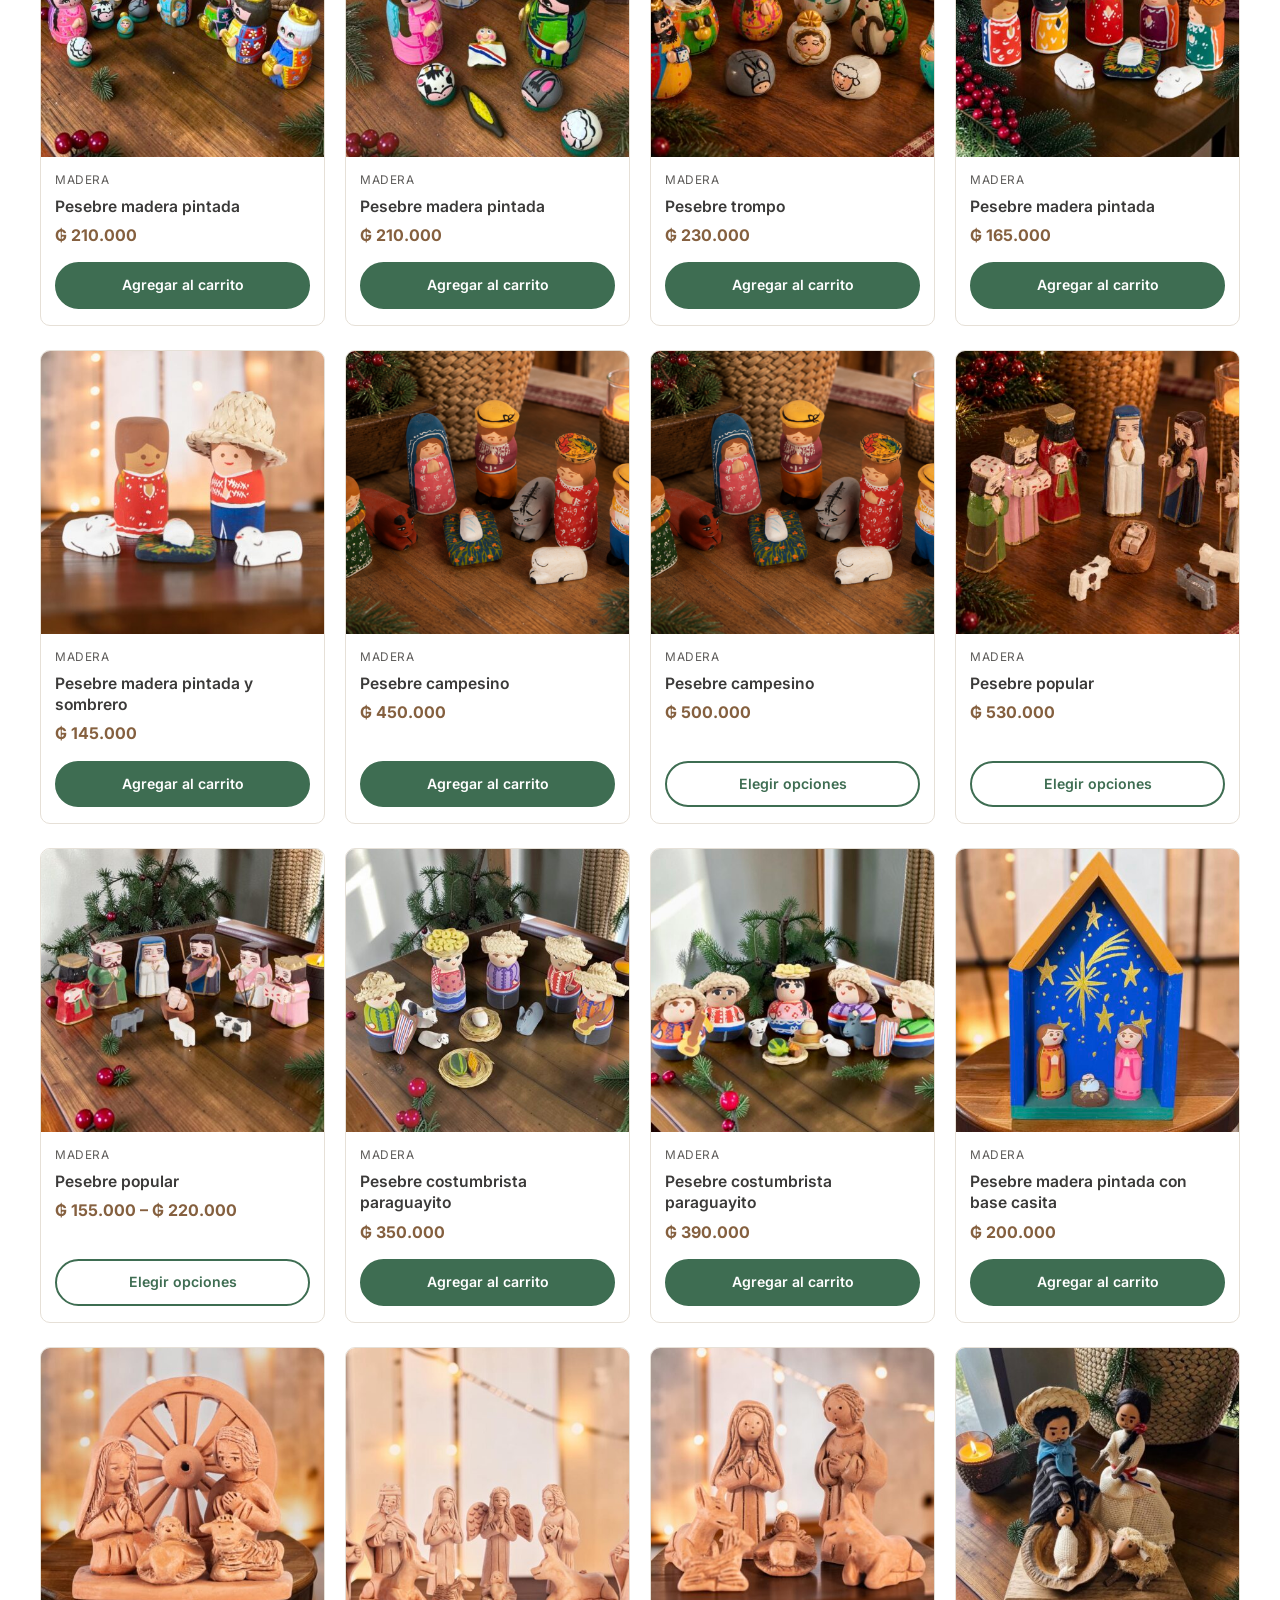
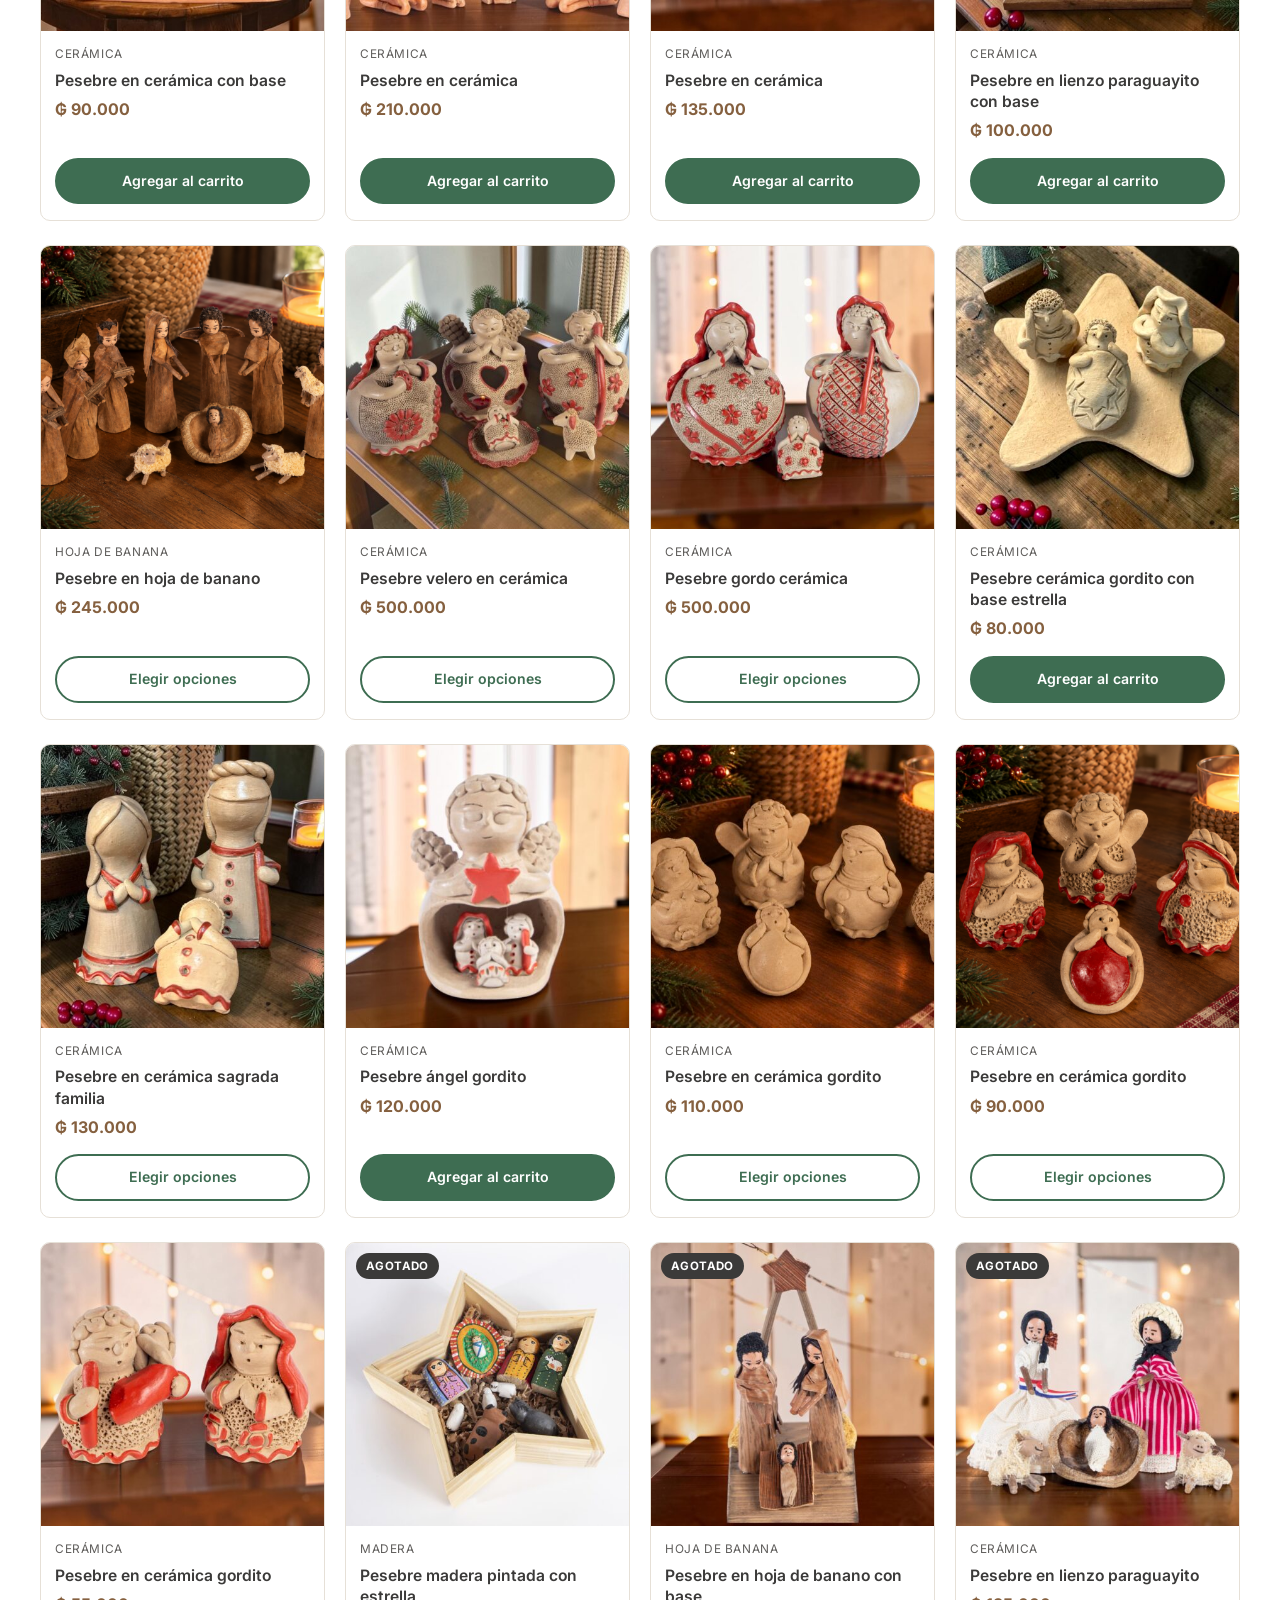
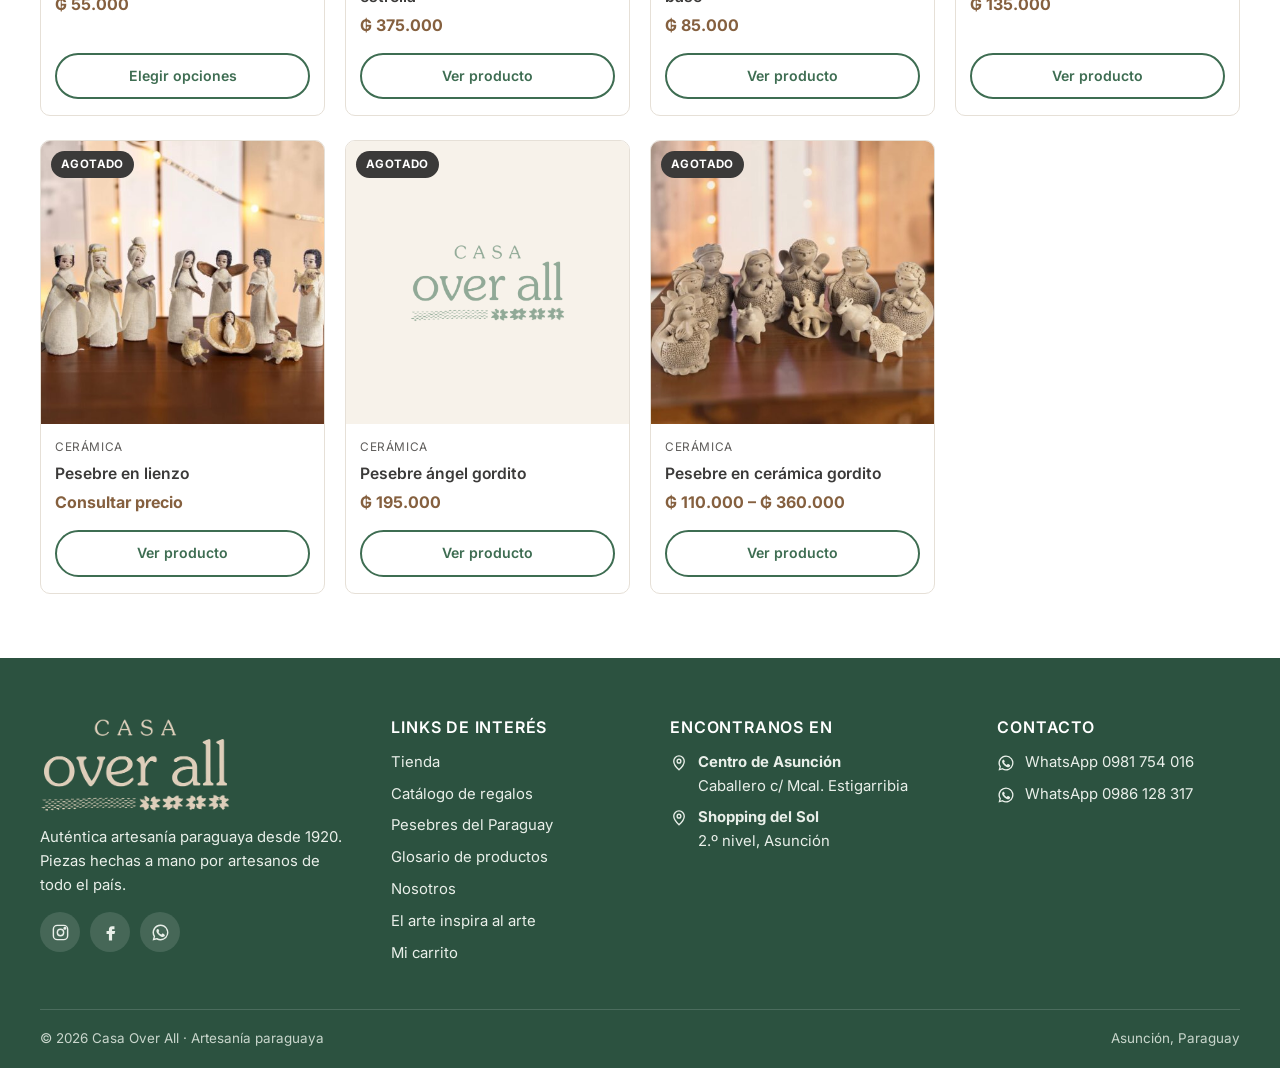
<file: pesebres.html>
<!doctype html>
<html lang="es-PY">
<head>
<meta charset="utf-8">
<meta name="viewport" content="width=device-width, initial-scale=1">
<meta name="robots" content="noindex, nofollow">
<title>Pesebres del Paraguay — Casa Over All</title>
<meta name="description" content="Pesebres únicos, hechos a mano en cerámica, madera, palo santo y hoja de banana, que celebran las tradiciones paraguayas.">
<meta property="og:title" content="Pesebres del Paraguay — Casa Over All">
<meta property="og:description" content="Pesebres únicos, hechos a mano en cerámica, madera, palo santo y hoja de banana, que celebran las tradiciones paraguayas.">
<meta name="theme-color" content="#3e6d52">
<link rel="icon" href="img/logo-verde.png">
<link rel="preconnect" href="https://fonts.googleapis.com">
<link rel="preconnect" href="https://fonts.gstatic.com" crossorigin>
<link href="https://fonts.googleapis.com/css2?family=Allison&family=Inter:wght@400;500;600;700&display=swap" rel="stylesheet">
<link rel="stylesheet" href="css/styles.css?v=10">
</head>
<body data-pagina="pesebres">
<div id="cabecera"></div>
<main id="contenido">
<section class="pagina-cab"><div class="contenedor">
  <nav class="migas" aria-label="Ruta"><a href="index.html">Inicio</a><span aria-hidden="true">›</span><span>Pesebres</span></nav>
  <h1>Pesebres del Paraguay</h1>
  <p>Pesebres únicos, hechos a mano, que celebran las tradiciones paraguayas. Cada pieza es elaborada artesanalmente, por lo que puede haber pequeñas variaciones que la hacen única. Por la naturaleza artesanal de nuestro trabajo, el stock puede variar.</p>
</div></section>
<section class="seccion"><div class="contenedor">
  <div class="seccion-cabecera"><h2>Todos los pesebres</h2><p data-cuenta="pesebres"></p></div>
  <div class="grid-prod" data-lista="pesebres"></div>
</div></section>
</main>
<div id="pie"></div>
<script src="js/data.js?v=10"></script>
<script src="js/categorias.js?v=10"></script>
<script src="js/app.js?v=10"></script>
</body>
</html>
</file>
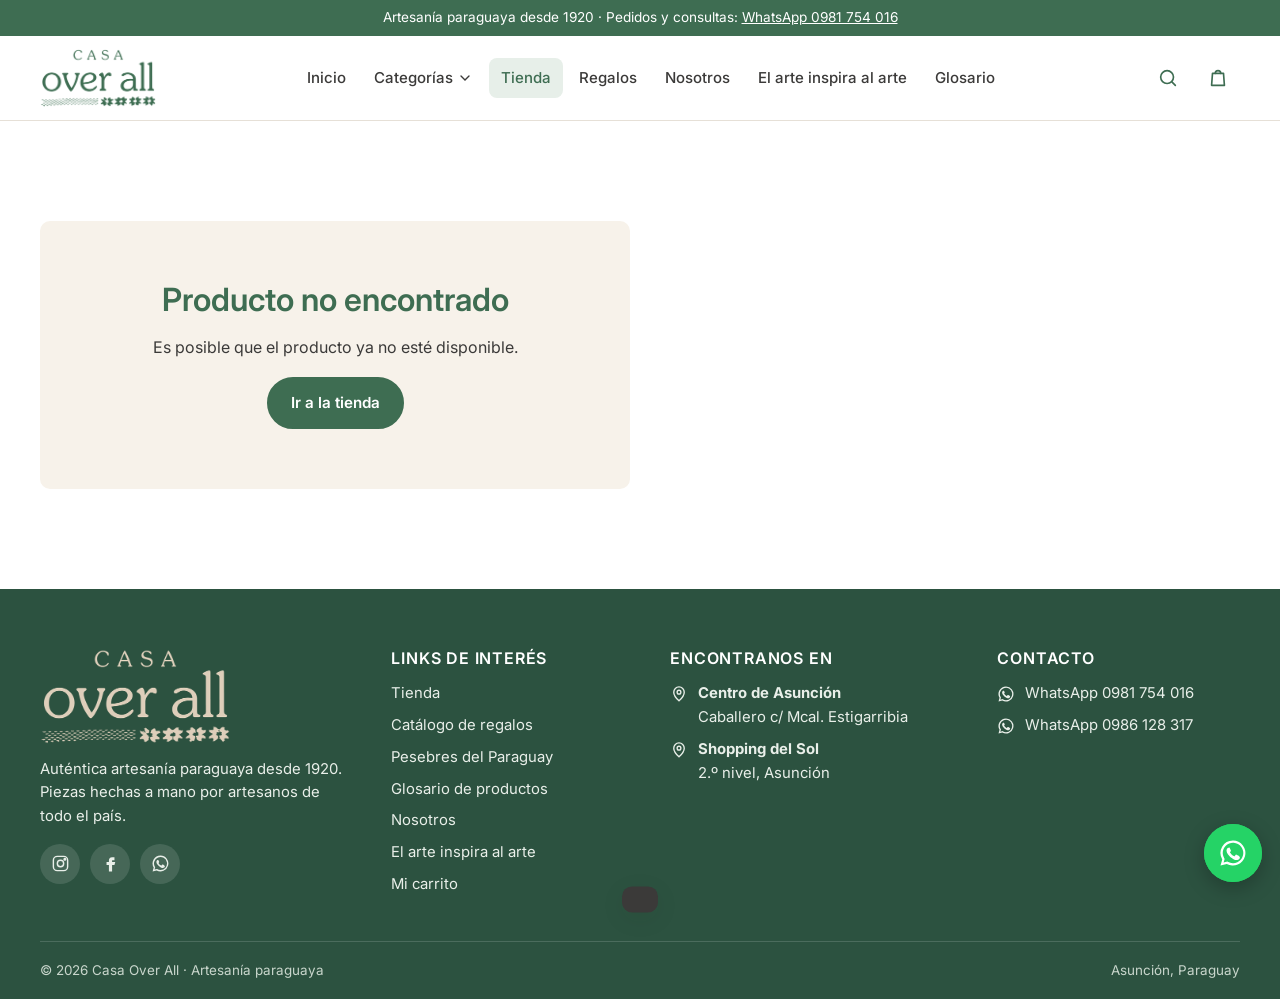
<file: producto.html>
<!doctype html>
<html lang="es-PY">
<head>
<meta charset="utf-8">
<meta name="viewport" content="width=device-width, initial-scale=1">
<meta name="robots" content="noindex, nofollow">
<title>Producto — Casa Over All</title>
<meta name="description" content="Artesanía paraguaya hecha a mano.">
<meta property="og:title" content="Producto — Casa Over All">
<meta property="og:description" content="Artesanía paraguaya hecha a mano.">
<meta name="theme-color" content="#3e6d52">
<link rel="icon" href="img/logo-verde.png">
<link rel="preconnect" href="https://fonts.googleapis.com">
<link rel="preconnect" href="https://fonts.gstatic.com" crossorigin>
<link href="https://fonts.googleapis.com/css2?family=Allison&family=Inter:wght@400;500;600;700&display=swap" rel="stylesheet">
<link rel="stylesheet" href="css/styles.css?v=10">
</head>
<body data-pagina="producto">
<div id="cabecera"></div>
<main id="contenido">
<div class="contenedor">
  <nav class="migas" aria-label="Ruta" data-migas style="margin-top:24px"></nav>
  <div class="ficha" data-ficha></div>
</div>
<section class="seccion seccion--crema" data-rel-seccion hidden aria-labelledby="t-rel">
  <div class="contenedor"><div class="seccion-cabecera"><h2 id="t-rel">También te puede gustar</h2></div><div class="grid-prod" data-relacionados></div></div>
</section>
</main>
<div id="pie"></div>
<script src="js/data.js?v=10"></script>
<script src="js/categorias.js?v=10"></script>
<script src="js/app.js?v=10"></script>
</body>
</html>
</file>
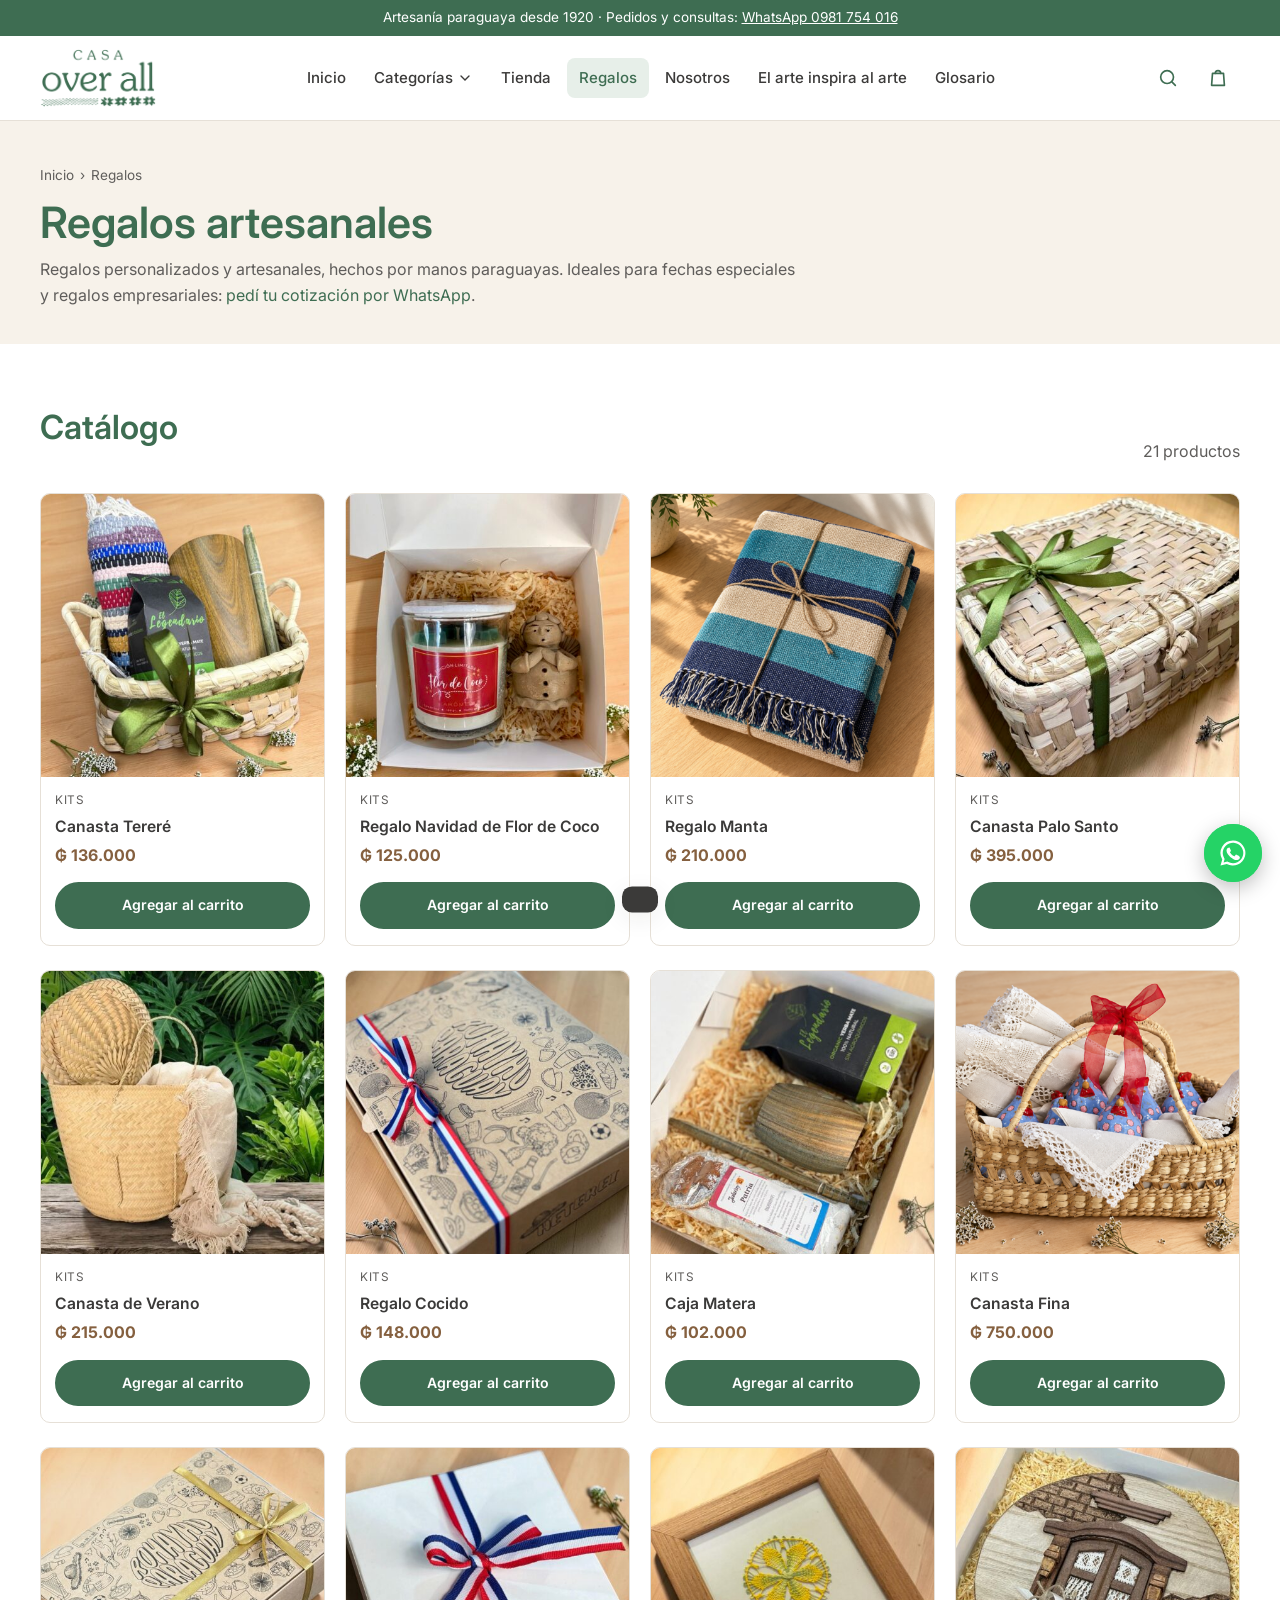
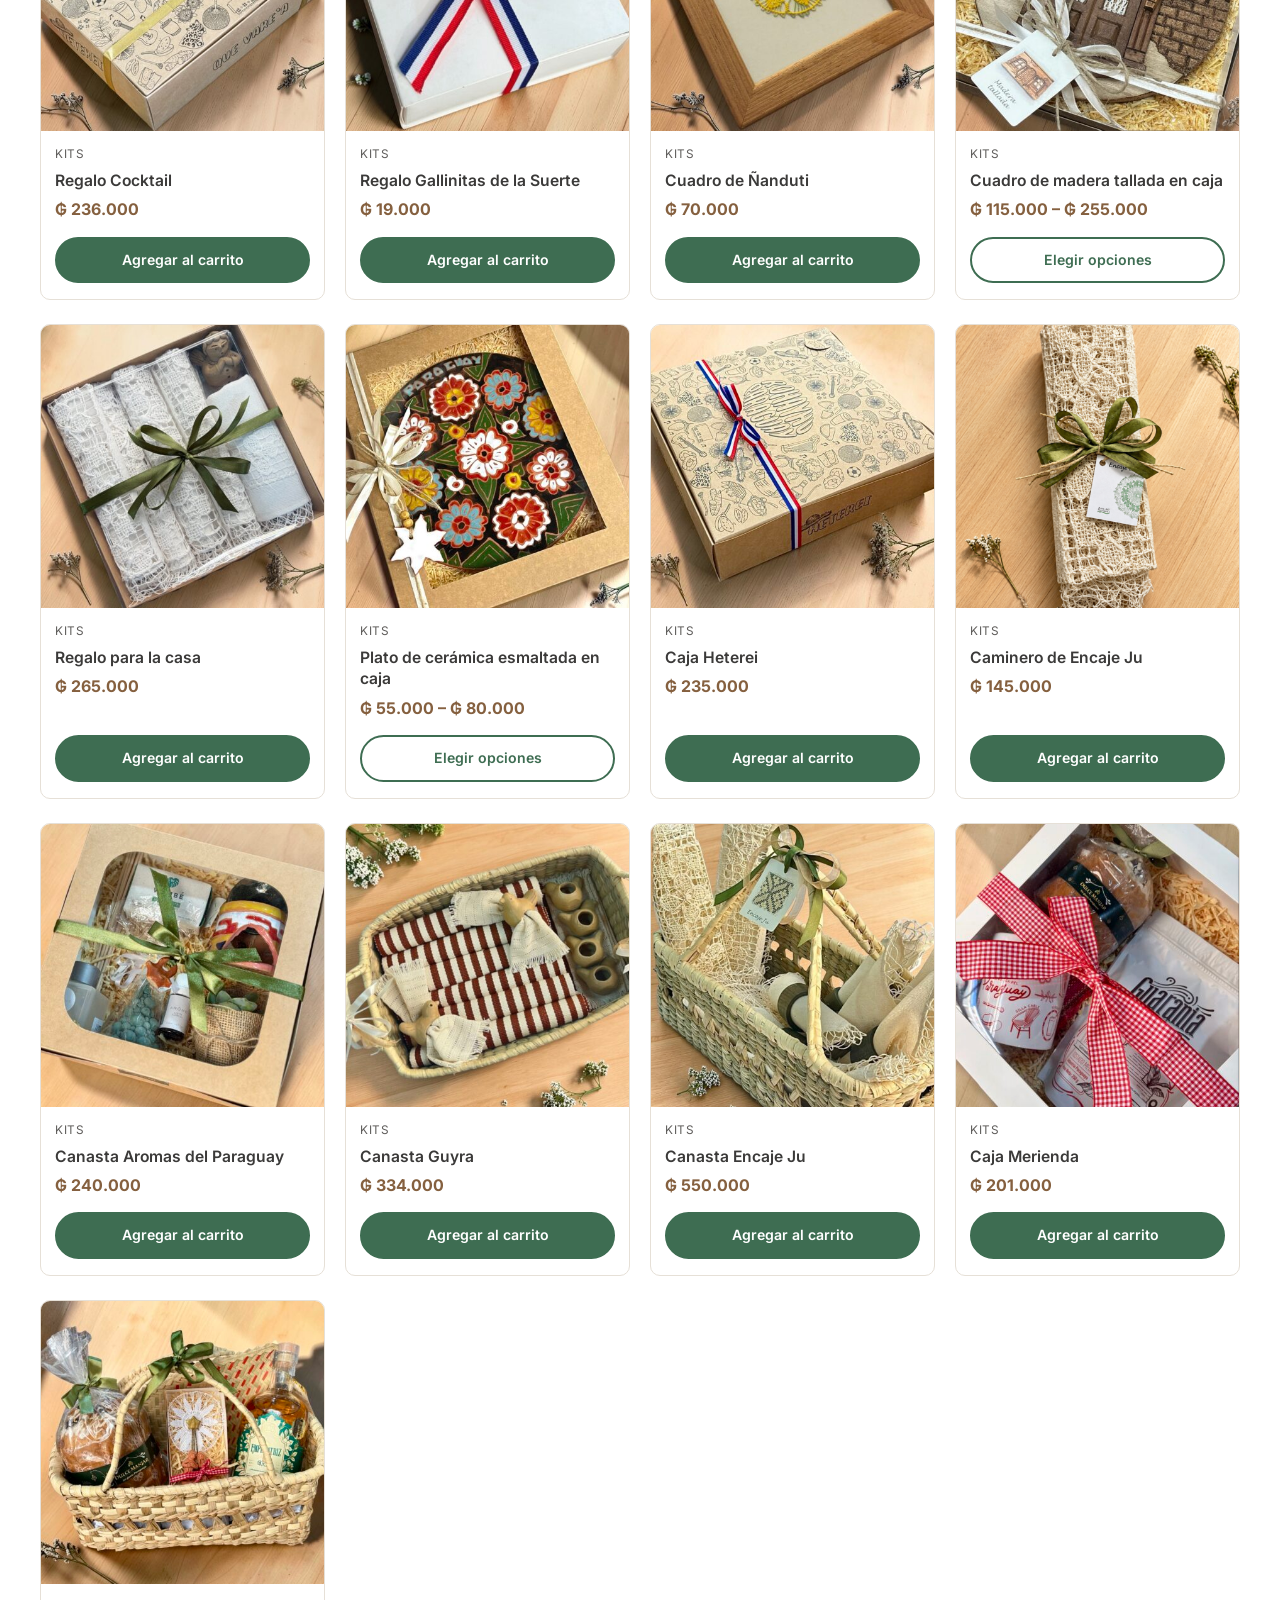
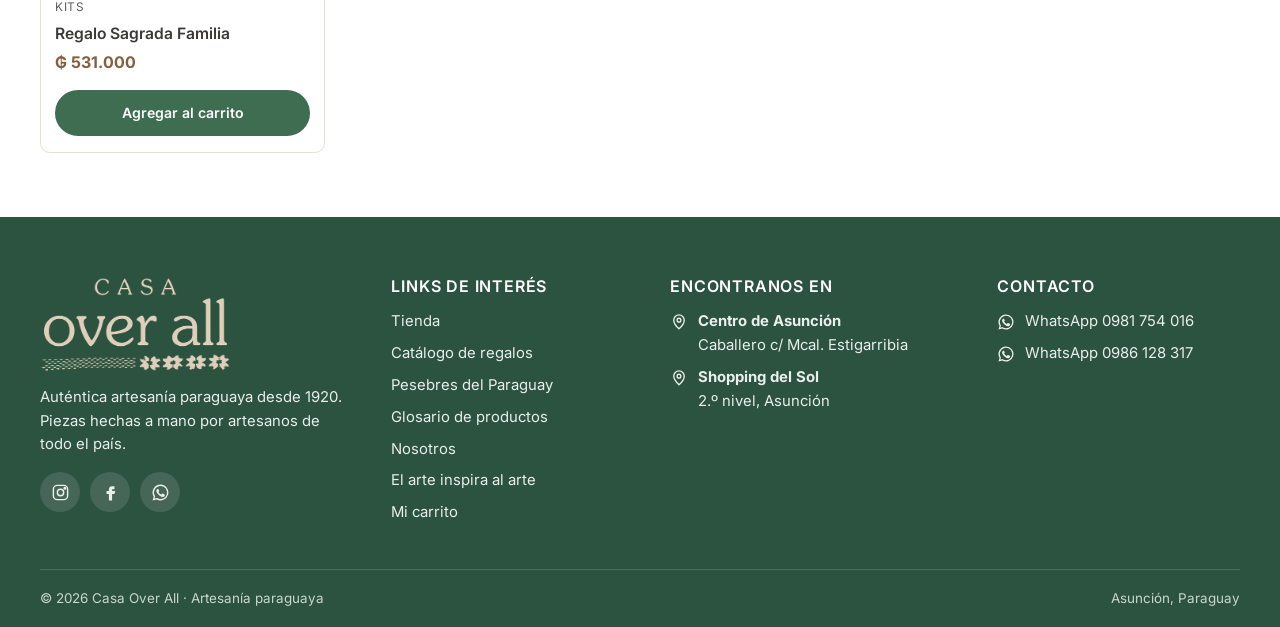
<file: regalos.html>
<!doctype html>
<html lang="es-PY">
<head>
<meta charset="utf-8">
<meta name="viewport" content="width=device-width, initial-scale=1">
<meta name="robots" content="noindex, nofollow">
<title>Catálogo de regalos artesanales — Casa Over All</title>
<meta name="description" content="Regalos personalizados y artesanales, hechos por manos paraguayas: canastas, cajas materas y regalos empresariales.">
<meta property="og:title" content="Catálogo de regalos artesanales — Casa Over All">
<meta property="og:description" content="Regalos personalizados y artesanales, hechos por manos paraguayas: canastas, cajas materas y regalos empresariales.">
<meta name="theme-color" content="#3e6d52">
<link rel="icon" href="img/logo-verde.png">
<link rel="preconnect" href="https://fonts.googleapis.com">
<link rel="preconnect" href="https://fonts.gstatic.com" crossorigin>
<link href="https://fonts.googleapis.com/css2?family=Allison&family=Inter:wght@400;500;600;700&display=swap" rel="stylesheet">
<link rel="stylesheet" href="css/styles.css?v=10">
</head>
<body data-pagina="regalos">
<div id="cabecera"></div>
<main id="contenido">
<section class="pagina-cab"><div class="contenedor">
  <nav class="migas" aria-label="Ruta"><a href="index.html">Inicio</a><span aria-hidden="true">›</span><span>Regalos</span></nav>
  <h1>Regalos artesanales</h1>
  <p>Regalos personalizados y artesanales, hechos por manos paraguayas. Ideales para fechas especiales y regalos empresariales: <a href="https://wa.me/595981754016?text=Hola%2C%20quisiera%20cotizar%20regalos%20empresariales" target="_blank" rel="noopener">pedí tu cotización por WhatsApp</a>.</p>
</div></section>
<section class="seccion"><div class="contenedor">
  <div class="seccion-cabecera"><h2>Catálogo</h2><p data-cuenta="regalos-empresariales"></p></div>
  <div class="grid-prod" data-lista="regalos-empresariales"></div>
</div></section>
</main>
<div id="pie"></div>
<script src="js/data.js?v=10"></script>
<script src="js/categorias.js?v=10"></script>
<script src="js/app.js?v=10"></script>
</body>
</html>
</file>
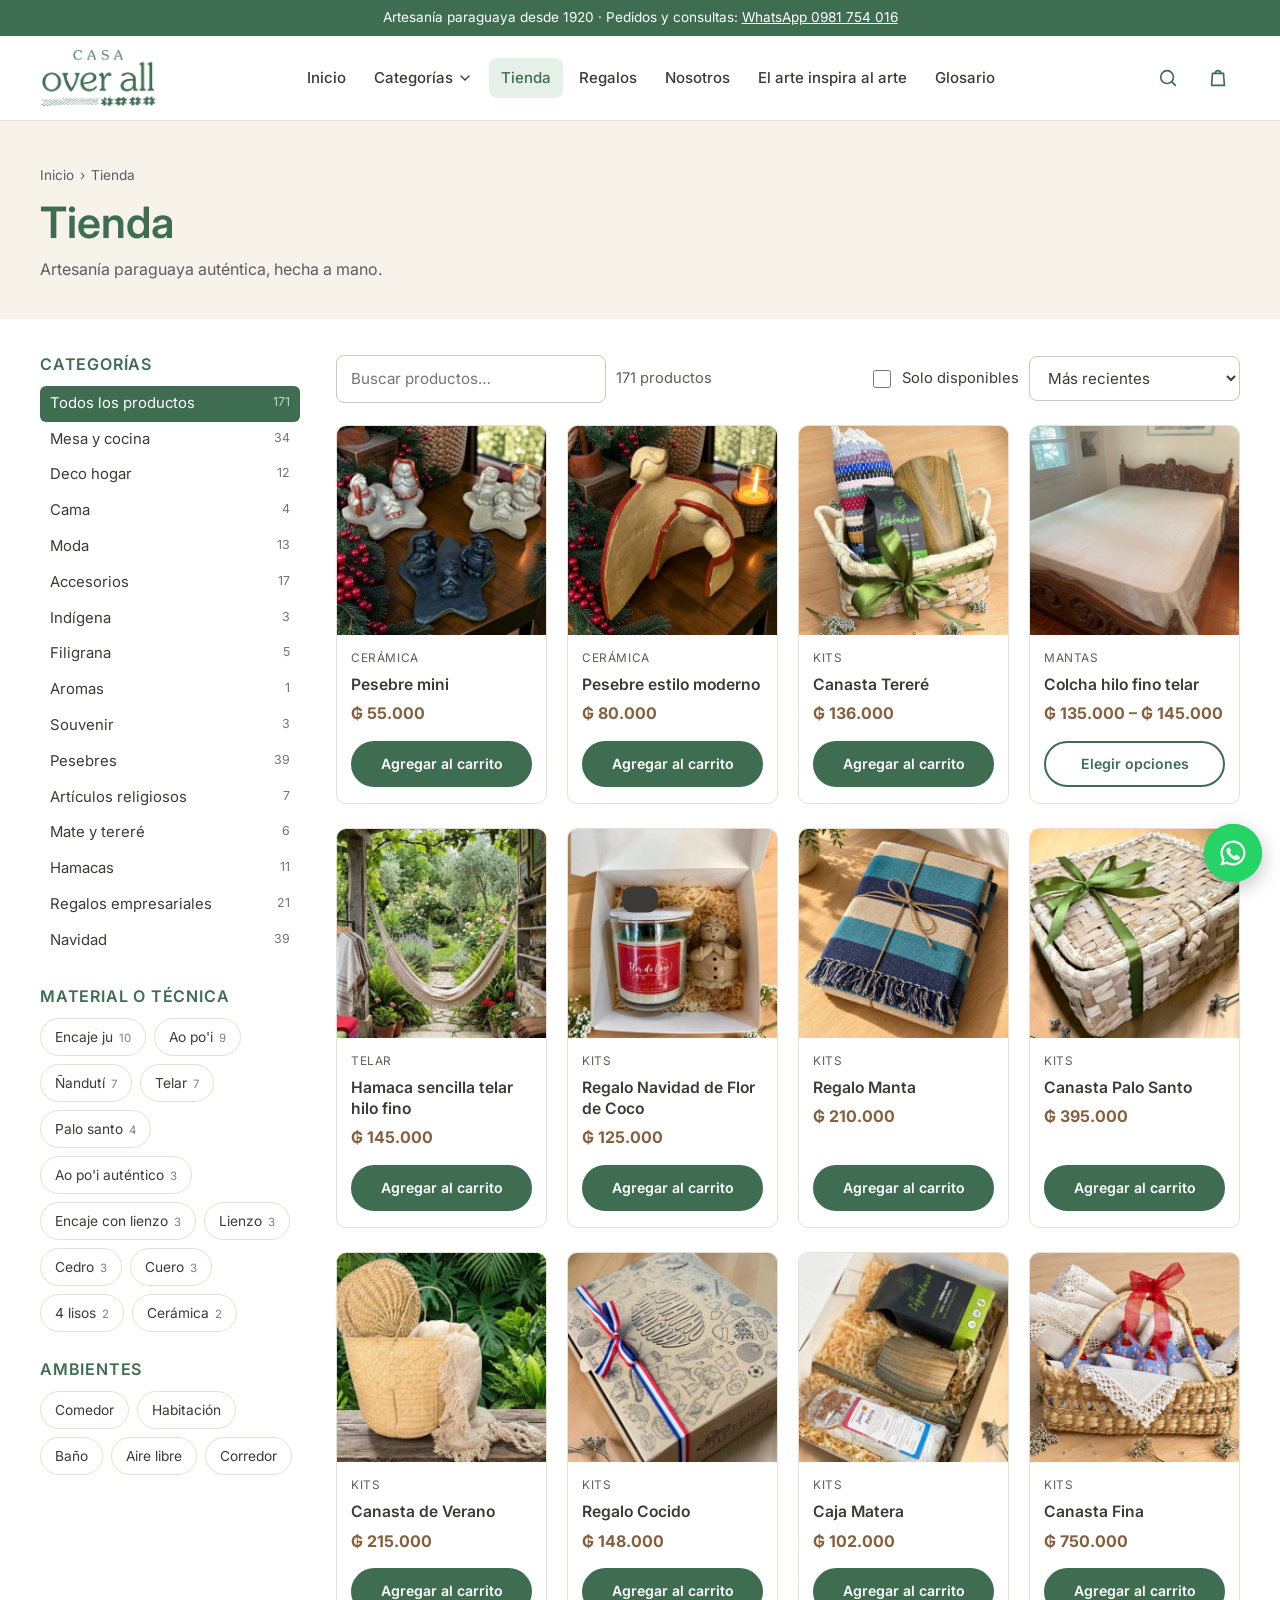
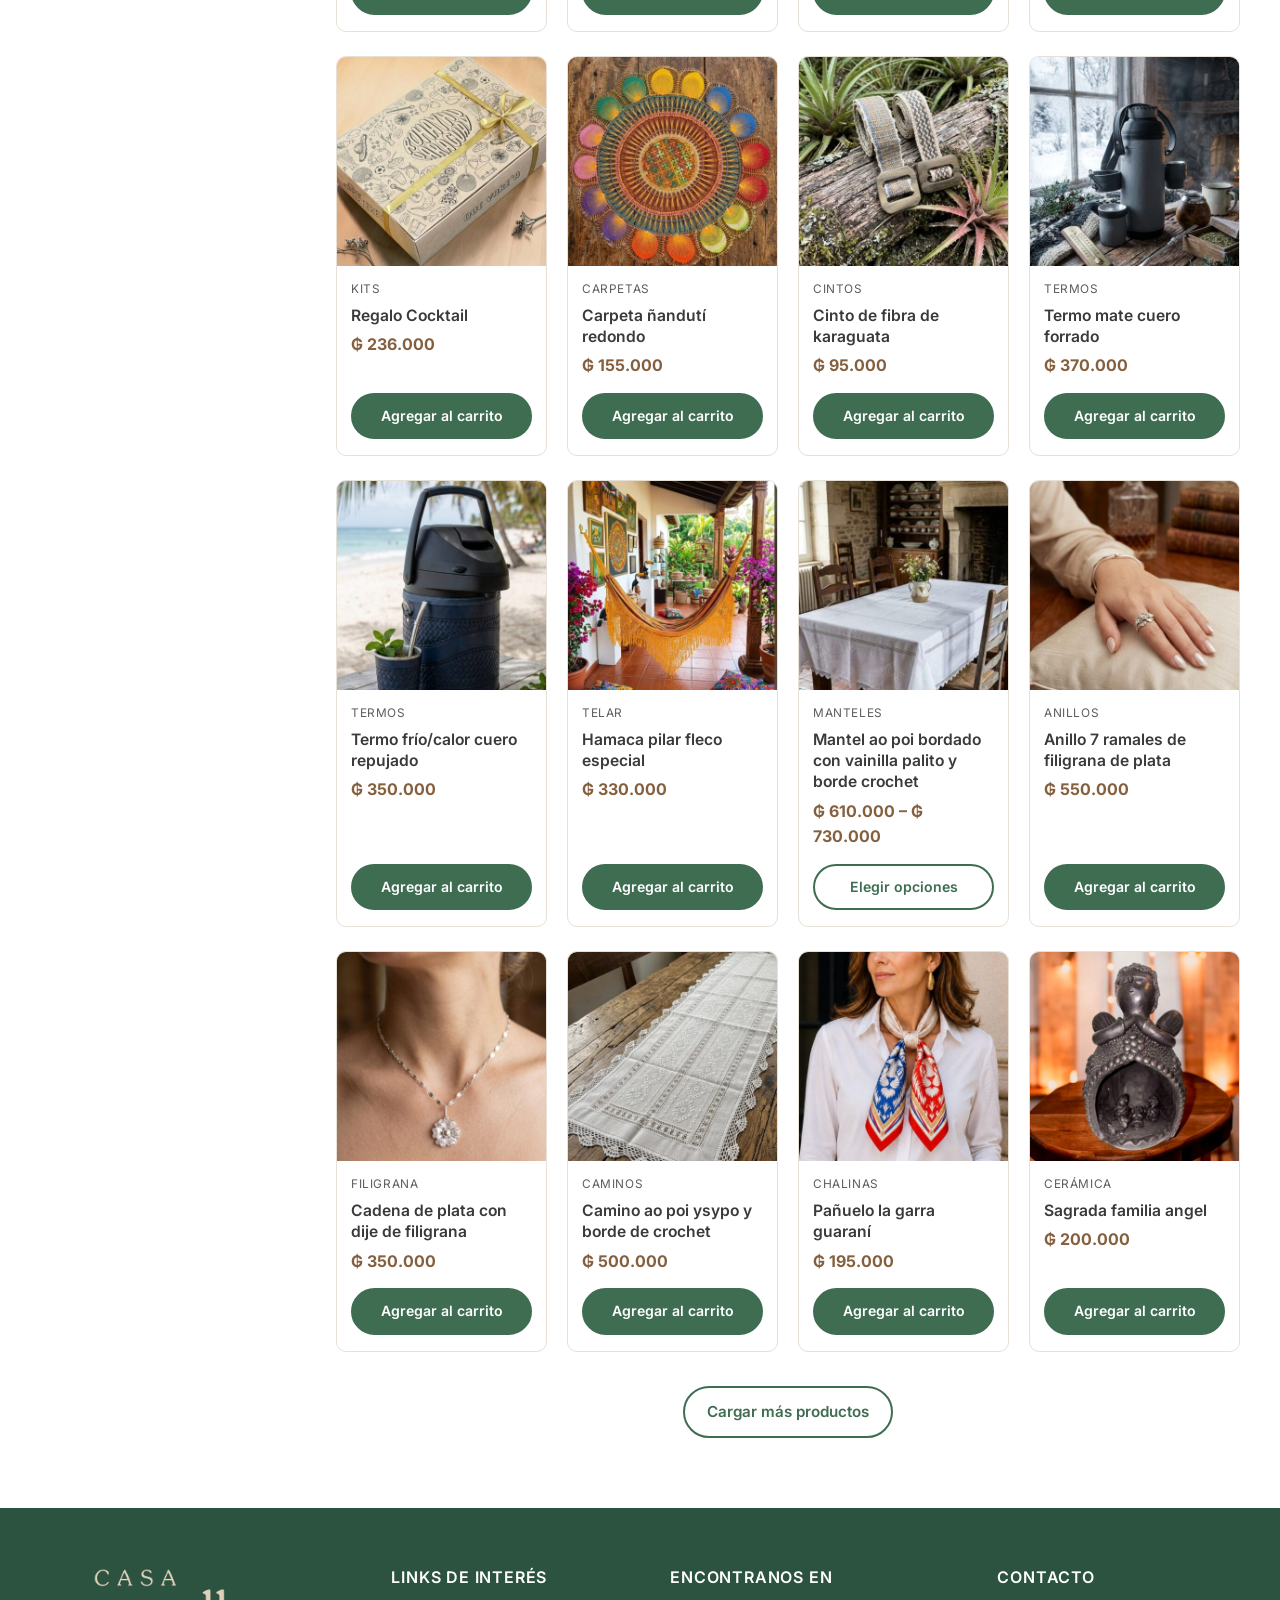
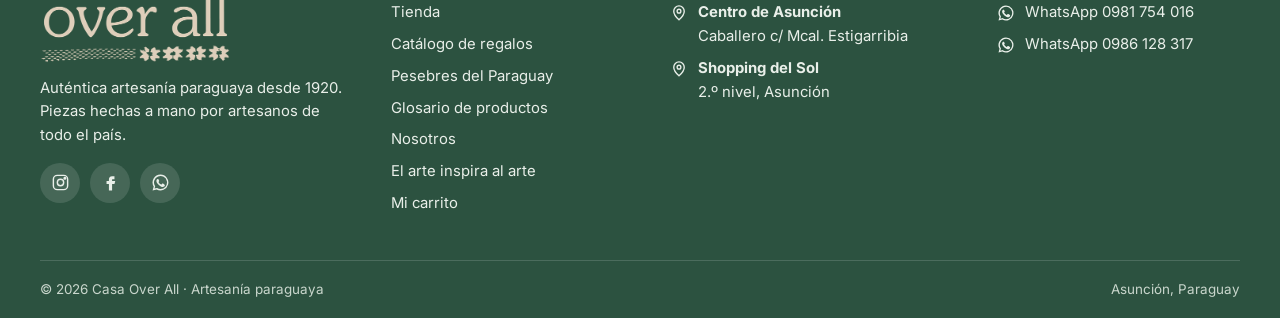
<file: tienda.html>
<!doctype html>
<html lang="es-PY">
<head>
<meta charset="utf-8">
<meta name="viewport" content="width=device-width, initial-scale=1">
<meta name="robots" content="noindex, nofollow">
<title>Tienda — Casa Over All</title>
<meta name="description" content="Tienda online de artesanía paraguaya: ñandutí, ao po’i, encaje ju, hamacas, cerámica, madera, cuero, filigrana y más.">
<meta property="og:title" content="Tienda — Casa Over All">
<meta property="og:description" content="Tienda online de artesanía paraguaya: ñandutí, ao po’i, encaje ju, hamacas, cerámica, madera, cuero, filigrana y más.">
<meta name="theme-color" content="#3e6d52">
<link rel="icon" href="img/logo-verde.png">
<link rel="preconnect" href="https://fonts.googleapis.com">
<link rel="preconnect" href="https://fonts.gstatic.com" crossorigin>
<link href="https://fonts.googleapis.com/css2?family=Allison&family=Inter:wght@400;500;600;700&display=swap" rel="stylesheet">
<link rel="stylesheet" href="css/styles.css?v=10">
</head>
<body data-pagina="tienda">
<div id="cabecera"></div>
<main id="contenido">
<section class="pagina-cab"><div class="contenedor">
  <nav class="migas" aria-label="Ruta" data-migas-tienda></nav>
  <h1 data-titulo>Tienda</h1><p data-subtitulo>Artesanía paraguaya auténtica, hecha a mano.</p>
</div></section>
<div class="contenedor tienda">
  <aside class="filtros" id="filtros" aria-label="Filtros">
    <div class="filtros__bloque"><h2>Categorías</h2><ul class="lista-cat" data-cats></ul></div>
    <div class="filtros__bloque"><h2>Material o técnica</h2><div class="chips" data-materiales></div></div>
    <div class="filtros__bloque"><h2>Ambientes</h2><div class="chips" data-ambientes></div></div>
  </aside>
  <div>
    <div class="barra-res">
      <div class="barra-res__izq">
        <button class="btn btn--borde filtros-btn" type="button" aria-expanded="false" aria-controls="filtros">Filtros</button>
        <form id="form-busqueda" role="search"><label class="visually-hidden" for="q">Buscar en la tienda</label><input type="search" id="q" placeholder="Buscar productos…" autocomplete="off"></form>
        <p data-info aria-live="polite"></p>
      </div>
      <div class="barra-res__izq">
        <label class="check"><input type="checkbox" id="disp"> Solo disponibles</label>
        <label class="visually-hidden" for="orden">Ordenar por</label>
        <select id="orden">
          <option value="recientes">Más recientes</option>
          <option value="precio-asc">Precio: menor a mayor</option>
          <option value="precio-desc">Precio: mayor a menor</option>
          <option value="nombre">Nombre (A–Z)</option>
        </select>
      </div>
    </div>
    <div class="grid-prod" data-grid></div>
    <div class="cargar-mas" data-mas hidden><button class="btn btn--borde" type="button">Cargar más productos</button></div>
  </div>
</div>
</main>
<div id="pie"></div>
<script src="js/data.js?v=10"></script>
<script src="js/categorias.js?v=10"></script>
<script src="js/app.js?v=10"></script>
</body>
</html>
</file>
<file: css/styles.css>
/* Casa Over All — estilos */
:root {
  --verde: #3e6d52;
  --verde-osc: #2c5240;
  --verde-claro: #e7efe9;
  --marron: #85603f;
  --marron-osc: #6b4c31;
  --beige: #e0cfba;
  --crema: #f7f2ea;
  --texto: #3b3a39;      /* antes #737272: contraste insuficiente */
  --texto-suave: #5f5d5b;
  --borde: #e6e0d7;
  --blanco: #fff;
  --rojo: #b3402e;
  --radio: 10px;
  --sombra: 0 6px 24px rgba(40, 35, 30, .08);
  --ancho: 1240px;
  --header-h: 84px;
}

*, *::before, *::after { box-sizing: border-box; }
[hidden] { display: none !important; }
html { scroll-behavior: smooth; -webkit-text-size-adjust: 100%; }
body {
  margin: 0; font-family: "Inter", system-ui, -apple-system, "Segoe UI", Roboto, sans-serif;
  color: var(--texto); background: var(--blanco); line-height: 1.6; font-size: 16px;
  overflow-x: hidden;
}
img { max-width: 100%; display: block; height: auto; }
a { color: var(--verde); text-decoration: none; }
a:hover { color: var(--verde-osc); }
h1, h2, h3, h4 { color: var(--verde); line-height: 1.2; margin: 0 0 .5em; font-weight: 600; }
h2 { font-size: clamp(1.5rem, 2.6vw, 2.1rem); }
p { margin: 0 0 1em; }
button { font: inherit; cursor: pointer; }
:focus-visible { outline: 3px solid var(--marron); outline-offset: 2px; border-radius: 4px; }
.visually-hidden { position: absolute !important; width: 1px; height: 1px; overflow: hidden; clip: rect(0 0 0 0); white-space: nowrap; }
.skip-link { position: absolute; left: 12px; top: -60px; background: var(--verde); color: #fff; padding: 10px 16px; border-radius: 6px; z-index: 1000; }
.skip-link:focus { top: 12px; color: #fff; }
.contenedor { width: 100%; max-width: var(--ancho); margin: 0 auto; padding: 0 20px; }
.script { font-family: "Allison", cursive; font-weight: 400; letter-spacing: .5px; }
.seccion { padding: 64px 0; }
.seccion--crema { background: var(--crema); }
.seccion-cabecera { display: flex; align-items: end; justify-content: space-between; gap: 16px; margin-bottom: 28px; flex-wrap: wrap; }
.seccion-cabecera p { margin: 0; color: var(--texto-suave); max-width: 640px; }

/* Botones */
.btn {
  display: inline-flex; align-items: center; justify-content: center; gap: 8px;
  padding: 12px 22px; border-radius: 999px; border: 2px solid var(--verde);
  background: var(--verde); color: #fff; font-weight: 600; font-size: .95rem; transition: .2s;
}
.btn:hover { background: var(--verde-osc); border-color: var(--verde-osc); color: #fff; }
.btn--borde { background: transparent; color: var(--verde); }
.btn--borde:hover { background: var(--verde); color: #fff; }
.btn--claro { background: #fff; border-color: #fff; color: var(--verde); }
.btn--claro:hover { background: var(--crema); border-color: var(--crema); color: var(--verde-osc); }
.btn--wa { background: #1f8f4e; border-color: #1f8f4e; }
.btn--wa:hover { background: #17733e; border-color: #17733e; }
.btn--bloque { width: 100%; }
.btn[disabled] { opacity: .5; cursor: not-allowed; }
.btn svg { width: 18px; height: 18px; }

/* Barra superior */
.topbar { background: var(--verde); color: #fff; font-size: .85rem; text-align: center; padding: 7px 16px; }
.topbar a { color: #fff; text-decoration: underline; }

/* Header */
.header { position: sticky; top: 0; z-index: 100; background: #fff; border-bottom: 1px solid var(--borde); }
.header__fila { display: flex; align-items: center; justify-content: space-between; height: var(--header-h); gap: 16px; }
.header__logo img { height: 58px; width: auto; }
.nav { display: flex; align-items: center; gap: 4px; }
.nav a { color: var(--texto); font-weight: 500; font-size: .94rem; padding: 8px 12px; border-radius: 8px; }
.nav a:hover, .nav a[aria-current="page"] { color: var(--verde); background: var(--verde-claro); }
.header__acciones { display: flex; align-items: center; gap: 6px; }
.icono-btn { position: relative; display: inline-grid; place-items: center; width: 44px; height: 44px; border-radius: 50%; border: 0; background: transparent; color: var(--verde); }
.icono-btn:hover { background: var(--verde-claro); color: var(--verde); }
.icono-btn svg { width: 22px; height: 22px; }
.badge { position: absolute; top: 2px; right: 0; min-width: 19px; height: 19px; padding: 0 5px; border-radius: 999px; background: var(--marron); color: #fff; font-size: .7rem; font-weight: 700; display: grid; place-items: center; }
.badge[hidden] { display: none; }
.menu-btn { display: none; }
.buscador { border-top: 1px solid var(--borde); background: #fff; padding: 14px 0; }
.buscador form { display: flex; gap: 8px; }
.buscador input { flex: 1; }

/* Menú móvil */
@media (max-width: 960px) {
  .menu-btn { display: inline-grid; }
  .nav { position: fixed; inset: 0 0 0 auto; width: min(320px, 86vw); background: #fff; flex-direction: column; align-items: stretch; padding: 90px 18px 24px; gap: 2px; transform: translateX(100%); visibility: hidden; transition: transform .25s, visibility .25s; box-shadow: -10px 0 40px rgba(0,0,0,.15); z-index: 120; overflow-y: auto; }
  .nav a { padding: 13px 14px; font-size: 1.02rem; }
  .nav.abierto { transform: none; visibility: visible; }
  .nav-cerrar { position: absolute; top: 20px; right: 16px; }
  .header__logo img { height: 48px; }
  :root { --header-h: 70px; }
}
@media (min-width: 961px) { .nav-cerrar { display: none; } }
.velo { position: fixed; inset: 0; background: rgba(20,20,20,.45); z-index: 110; }
.velo[hidden] { display: none; }

/* Hero */
.hero { position: relative; height: min(78vh, 720px); min-height: 440px; overflow: hidden; background: #2b2b2b; }
.hero__slide { position: absolute; inset: 0; opacity: 0; transition: opacity .9s ease; }
.hero__slide.activo { opacity: 1; z-index: 1; }
.hero__slide img { width: 100%; height: 100%; object-fit: cover; }
.hero__slide::after { content: ""; position: absolute; inset: 0; background: linear-gradient(90deg, rgba(0,0,0,.55) 0%, rgba(0,0,0,.15) 60%, transparent); }
.hero__texto { position: absolute; z-index: 2; left: 0; right: 0; top: 50%; transform: translateY(-50%); }
.hero__texto h2 { color: #fff; font-size: clamp(2.1rem, 5vw, 3.6rem); font-weight: 600; max-width: 560px; text-shadow: 0 2px 16px rgba(0,0,0,.25); }
.hero__flecha { position: absolute; z-index: 3; top: 50%; transform: translateY(-50%); width: 48px; height: 48px; border-radius: 50%; border: 0; background: rgba(255,255,255,.85); color: var(--verde); display: grid; place-items: center; }
.hero__flecha:hover { background: #fff; }
.hero__flecha--izq { left: 16px; } .hero__flecha--der { right: 16px; }
.hero__puntos { position: absolute; z-index: 3; bottom: 22px; left: 50%; transform: translateX(-50%); display: flex; gap: 10px; }
.hero__puntos button { width: 12px; height: 12px; border-radius: 50%; border: 2px solid #fff; background: transparent; padding: 0; }
.hero__puntos button[aria-current="true"] { background: #fff; }

/* Bienvenida */
.bienvenida { text-align: center; padding: 56px 0 8px; }
.bienvenida h1 { font-family: "Allison", cursive; font-weight: 400; font-size: clamp(2.8rem, 6.5vw, 4.8rem); margin: 0; }
.bienvenida p { max-width: 720px; margin: 8px auto 0; color: var(--texto-suave); font-size: 1.05rem; }

/* Tarjetas de categoría */
.grid-cat { display: grid; grid-template-columns: repeat(3, 1fr); gap: 20px; }
.tarjeta-cat { position: relative; display: block; border-radius: var(--radio); overflow: hidden; aspect-ratio: 4 / 3; background: var(--crema); }
.tarjeta-cat img { width: 100%; height: 100%; object-fit: cover; transition: transform .5s; }
.tarjeta-cat:hover img { transform: scale(1.05); }
.tarjeta-cat span { position: absolute; left: 0; right: 0; bottom: 0; padding: 40px 18px 16px; color: #fff; font-weight: 600; font-size: 1.15rem; background: linear-gradient(transparent, rgba(0,0,0,.6)); }
.grid-amb { display: grid; grid-template-columns: repeat(5, 1fr); gap: 16px; }
.grid-amb .tarjeta-cat { aspect-ratio: 1; }
@media (max-width: 900px) { .grid-cat { grid-template-columns: repeat(2, 1fr); } .grid-amb { grid-template-columns: repeat(3, 1fr); } }
@media (max-width: 520px) { .grid-cat { gap: 12px; } .grid-amb { grid-template-columns: repeat(2, 1fr); gap: 12px; } .tarjeta-cat span { font-size: 1rem; padding: 30px 12px 10px; } }

/* Banners de colección */
.grid-banners { display: grid; grid-template-columns: 1fr 1fr; gap: 20px; }
.banner { position: relative; display: flex; align-items: end; min-height: 340px; border-radius: var(--radio); overflow: hidden; color: #fff; }
.banner img { position: absolute; inset: 0; width: 100%; height: 100%; object-fit: cover; transition: transform .6s; }
.banner:hover img { transform: scale(1.04); }
.banner::after { content: ""; position: absolute; inset: 0; background: linear-gradient(transparent 30%, rgba(0,0,0,.65)); }
.banner__txt { position: relative; z-index: 1; padding: 26px; }
.banner__txt h3 { color: #fff; font-size: 1.6rem; margin-bottom: .3em; }
.banner__txt p { margin: 0 0 14px; opacity: .95; }
@media (max-width: 760px) { .grid-banners { grid-template-columns: 1fr; } .banner { min-height: 260px; } }

/* Productos */
.grid-prod { display: grid; grid-template-columns: repeat(4, 1fr); gap: 24px 20px; }
@media (max-width: 1100px) { .grid-prod { grid-template-columns: repeat(3, 1fr); } }
@media (max-width: 720px) { .grid-prod { grid-template-columns: repeat(2, 1fr); gap: 18px 12px; } }
.card { display: flex; flex-direction: column; background: #fff; border-radius: var(--radio); overflow: hidden; border: 1px solid var(--borde); transition: box-shadow .2s, transform .2s; }
.card:hover { box-shadow: var(--sombra); transform: translateY(-2px); }
.card__img { position: relative; display: block; aspect-ratio: 1; background: var(--crema); overflow: hidden; }
.card__img img { width: 100%; height: 100%; object-fit: cover; transition: opacity .3s; }
.card__img .img-2 { position: absolute; inset: 0; opacity: 0; }
.card:hover .card__img .img-2 { opacity: 1; }
.etiqueta { position: absolute; top: 10px; left: 10px; z-index: 1; padding: 4px 10px; border-radius: 999px; font-size: .72rem; font-weight: 700; letter-spacing: .4px; text-transform: uppercase; background: var(--texto); color: #fff; }
.etiqueta--oferta { background: var(--rojo); }
.card__cuerpo { padding: 14px 14px 16px; display: flex; flex-direction: column; gap: 6px; flex: 1; }
.card__cat { font-size: .74rem; text-transform: uppercase; letter-spacing: .6px; color: var(--texto-suave); }
.card__titulo { font-size: .98rem; font-weight: 600; color: var(--texto); line-height: 1.35; margin: 0; }
.card__titulo a { color: inherit; }
.card__titulo a:hover { color: var(--verde); }
.precio { color: var(--marron); font-weight: 700; }
.precio del { color: var(--texto-suave); font-weight: 400; margin-right: 6px; }
.card__acciones { margin-top: auto; padding-top: 8px; }
.card__acciones .btn { width: 100%; padding: 10px 14px; font-size: .88rem; }
@media (max-width: 520px) { .card__cuerpo { padding: 10px 10px 12px; } .card__titulo { font-size: .9rem; } .card__acciones .btn { font-size: .8rem; padding: 9px 8px; } }
.sin-img { width: 100%; height: 100%; display: grid; place-items: center; background: var(--crema); }
.sin-img img { width: 55%; height: auto !important; object-fit: contain !important; opacity: .55; }

/* Franja "Tradición hecha arte" */
.tradicion { display: grid; grid-template-columns: 1fr 1.2fr; align-items: center; gap: 40px; }
.tradicion__logo { max-width: 340px; margin: 0 auto; }
.tradicion h2 { font-family: "Allison", cursive; font-weight: 400; font-size: clamp(2.8rem, 5vw, 4rem); margin-bottom: .1em; }
@media (max-width: 760px) { .tradicion { grid-template-columns: 1fr; text-align: center; gap: 20px; } .tradicion__logo { max-width: 220px; } }

/* Beneficios */
.beneficios { display: grid; grid-template-columns: repeat(4, 1fr); gap: 20px; }
.beneficio { text-align: center; padding: 10px; }
.beneficio svg { width: 34px; height: 34px; color: var(--verde); margin: 0 auto 8px; }
.beneficio h3 { font-size: 1rem; margin-bottom: .25em; }
.beneficio p { font-size: .9rem; color: var(--texto-suave); margin: 0; }
@media (max-width: 860px) { .beneficios { grid-template-columns: repeat(2, 1fr); } }

/* Cabecera de página */
.pagina-cab { background: var(--crema); padding: 44px 0 36px; }
.pagina-cab h1 { font-size: clamp(1.9rem, 4vw, 2.7rem); margin-bottom: .2em; }
.pagina-cab p { margin: 0; color: var(--texto-suave); max-width: 760px; }
.migas { font-size: .85rem; color: var(--texto-suave); margin-bottom: 10px; }
.migas a { color: var(--texto-suave); }
.migas a:hover { color: var(--verde); }
.migas span[aria-hidden] { margin: 0 6px; }

/* Tienda */
.tienda { display: grid; grid-template-columns: 260px 1fr; gap: 36px; padding-top: 36px; padding-bottom: 70px; }
.filtros h2 { font-size: 1rem; text-transform: uppercase; letter-spacing: .8px; margin: 0 0 12px; }
.filtros__bloque { margin-bottom: 28px; }
.lista-cat { list-style: none; margin: 0; padding: 0; }
.lista-cat li { margin: 0; }
.lista-cat a { display: flex; justify-content: space-between; padding: 6px 10px; border-radius: 6px; color: var(--texto); font-size: .93rem; }
.lista-cat a:hover { background: var(--verde-claro); color: var(--verde); }
.lista-cat a[aria-current="true"] { background: var(--verde); color: #fff; }
.lista-cat a small { opacity: .7; }
.lista-cat ul { list-style: none; padding-left: 14px; margin: 0; }
.chips { display: flex; flex-wrap: wrap; gap: 8px; }
.chip { padding: 7px 14px; border-radius: 999px; border: 1px solid var(--borde); background: #fff; color: var(--texto); font-size: .86rem; }
.chip:hover { border-color: var(--verde); color: var(--verde); }
.chip[aria-pressed="true"], .chip[aria-current="true"] { background: var(--verde); border-color: var(--verde); color: #fff; }
.barra-res { display: flex; flex-wrap: wrap; align-items: center; justify-content: space-between; gap: 12px; margin-bottom: 22px; }
.barra-res__izq { display: flex; align-items: center; gap: 10px; flex-wrap: wrap; }
.barra-res p { margin: 0; color: var(--texto-suave); font-size: .92rem; }
input[type="search"], input[type="text"], input[type="tel"], input[type="email"], select, textarea {
  font: inherit; font-size: .95rem; color: var(--texto); padding: 11px 14px; border: 1px solid #cfc7bb; border-radius: 8px; background: #fff; min-width: 0;
}
input:focus, select:focus, textarea:focus { outline: 2px solid var(--verde); outline-offset: 0; border-color: var(--verde); }
.check { display: inline-flex; align-items: center; gap: 8px; font-size: .92rem; cursor: pointer; }
.check input { width: 18px; height: 18px; accent-color: var(--verde); }
.filtros-btn { display: none; }
.vacio { text-align: center; padding: 60px 20px; background: var(--crema); border-radius: var(--radio); }
.cargar-mas { text-align: center; margin-top: 34px; }
@media (max-width: 960px) {
  .tienda { grid-template-columns: 1fr; gap: 0; padding-top: 20px; }
  .filtros { display: none; padding: 18px; border: 1px solid var(--borde); border-radius: var(--radio); margin-bottom: 20px; }
  .filtros.abierto { display: block; }
  .filtros-btn { display: inline-flex; }
}

/* Ficha de producto */
.ficha { display: grid; grid-template-columns: 1.05fr 1fr; gap: 48px; padding: 36px 0 60px; align-items: start; }
.galeria__principal { aspect-ratio: 1; background: var(--crema); border-radius: var(--radio); overflow: hidden; }
.galeria__principal img { width: 100%; height: 100%; object-fit: cover; }
.galeria__miniaturas { display: flex; gap: 10px; margin-top: 12px; flex-wrap: wrap; }
.galeria__miniaturas button { width: 78px; height: 78px; padding: 0; border: 2px solid transparent; border-radius: 8px; overflow: hidden; background: var(--crema); }
.galeria__miniaturas button[aria-current="true"] { border-color: var(--verde); }
.galeria__miniaturas img { width: 100%; height: 100%; object-fit: cover; }
.ficha__info h1 { font-size: clamp(1.6rem, 3vw, 2.2rem); color: var(--texto); }
.ficha__precio { font-size: 1.5rem; margin: 4px 0 18px; }
.ficha__desc { color: var(--texto-suave); white-space: pre-line; }
.opcion { margin-bottom: 16px; }
.opcion label, .opcion > span { display: block; font-weight: 600; font-size: .9rem; margin-bottom: 6px; }
.opcion select { width: 100%; max-width: 340px; }
.comprar { display: flex; gap: 12px; flex-wrap: wrap; align-items: center; margin: 22px 0; }
.cantidad { display: inline-flex; align-items: center; border: 1px solid #cfc7bb; border-radius: 999px; overflow: hidden; }
.cantidad button { width: 42px; height: 46px; border: 0; background: #fff; font-size: 1.2rem; color: var(--verde); }
.cantidad button:hover { background: var(--verde-claro); }
.cantidad input { width: 48px; height: 46px; border: 0; text-align: center; font-weight: 600; padding: 0; -moz-appearance: textfield; }
.cantidad input::-webkit-outer-spin-button, .cantidad input::-webkit-inner-spin-button { -webkit-appearance: none; margin: 0; }
.meta { font-size: .88rem; color: var(--texto-suave); border-top: 1px solid var(--borde); padding-top: 16px; }
.meta p { margin: 0 0 4px; }
.aviso { padding: 12px 14px; border-radius: 8px; background: var(--crema); font-size: .9rem; color: var(--texto-suave); }
.aviso--error { background: #fbeae6; color: var(--rojo); }
@media (max-width: 860px) { .ficha { grid-template-columns: 1fr; gap: 26px; padding-top: 20px; } .galeria__miniaturas button { width: 64px; height: 64px; } }

/* Carrito */
.carrito { display: grid; grid-template-columns: 1fr 380px; gap: 36px; padding-top: 36px; padding-bottom: 70px; align-items: start; }
.linea { display: grid; grid-template-columns: 92px 1fr auto; gap: 16px; padding: 16px 0; border-bottom: 1px solid var(--borde); align-items: center; }
.linea img { width: 92px; height: 92px; object-fit: cover; border-radius: 8px; background: var(--crema); }
.linea h3 { font-size: 1rem; color: var(--texto); margin: 0 0 2px; }
.linea small { color: var(--texto-suave); display: block; }
.linea__der { text-align: right; display: flex; flex-direction: column; align-items: end; gap: 8px; }
.linea .cantidad button { width: 34px; height: 36px; font-size: 1rem; }
.linea .cantidad input { width: 36px; height: 36px; }
.quitar { border: 0; background: none; color: var(--rojo); font-size: .85rem; text-decoration: underline; padding: 4px; }
.resumen { background: var(--crema); border-radius: var(--radio); padding: 24px; position: sticky; top: calc(var(--header-h) + 16px); }
.resumen h2 { font-size: 1.3rem; }
.resumen__fila { display: flex; justify-content: space-between; padding: 8px 0; }
.resumen__total { border-top: 1px solid #d9cfc0; margin-top: 8px; padding-top: 14px; font-size: 1.2rem; font-weight: 700; color: var(--texto); }
.form-pedido { display: grid; gap: 12px; margin: 18px 0; }
.form-pedido label { font-size: .86rem; font-weight: 600; display: grid; gap: 5px; }
.form-pedido input, .form-pedido select, .form-pedido textarea { width: 100%; }
@media (max-width: 900px) { .carrito { grid-template-columns: 1fr; } .resumen { position: static; } }
@media (max-width: 520px) { .linea { grid-template-columns: 70px 1fr; } .linea img { width: 70px; height: 70px; } .linea__der { grid-column: 1 / -1; flex-direction: row; justify-content: space-between; align-items: center; } }

/* Páginas de contenido */
.prosa { max-width: 820px; }
.prosa p { font-size: 1.04rem; }
.bloque-2 { display: grid; grid-template-columns: 1fr 1fr; gap: 48px; align-items: center; }
.bloque-2 img { border-radius: var(--radio); width: 100%; object-fit: cover; }
.bloque-2--inv > :first-child { order: 2; }
@media (max-width: 820px) { .bloque-2 { grid-template-columns: 1fr; gap: 24px; } .bloque-2--inv > :first-child { order: 0; } }
.collage { display: grid; grid-template-columns: 1fr 1fr; gap: 12px; }
.collage img { aspect-ratio: 1; object-fit: cover; border-radius: var(--radio); }
.collage img:first-child { grid-column: 1 / -1; aspect-ratio: 16/9; }
.valores { display: grid; grid-template-columns: repeat(3, 1fr); gap: 24px; }
.valor { background: #fff; border: 1px solid var(--borde); border-radius: var(--radio); padding: 26px; }
.valor h3 { font-size: 1.25rem; }
@media (max-width: 820px) { .valores { grid-template-columns: 1fr; } }
.glosario { display: grid; grid-template-columns: repeat(2, 1fr); gap: 18px; }
.termino { border: 1px solid var(--borde); border-radius: var(--radio); padding: 22px; background: #fff; }
.termino h2 { font-size: 1.2rem; margin-bottom: .35em; }
.termino p:last-child { margin-bottom: 0; }
.termino--ancho { grid-column: 1 / -1; background: var(--crema); border-color: transparent; }
.termino a { font-size: .9rem; font-weight: 600; }
@media (max-width: 760px) { .glosario { grid-template-columns: 1fr; } }
.cita { font-family: "Allison", cursive; font-size: clamp(2.6rem, 6vw, 4.2rem); color: var(--verde); text-align: center; line-height: 1.1; margin: 30px 0; }

/* Footer */
.footer { background: var(--verde-osc); color: #e9efe9; padding: 60px 0 0; font-size: .93rem; }
.footer a { color: #e9efe9; }
.footer a:hover { color: #fff; text-decoration: underline; }
.footer__grid { display: grid; grid-template-columns: 1.3fr 1fr 1.2fr 1fr; gap: 36px; }
.footer h2 { color: #fff; font-size: 1rem; text-transform: uppercase; letter-spacing: .8px; margin-bottom: 14px; }
.footer ul { list-style: none; margin: 0; padding: 0; display: grid; gap: 8px; }
.footer__logo { width: 190px; margin-bottom: 14px; }
.footer__social { display: flex; gap: 10px; margin-top: 14px; }
.footer__social a { display: grid; place-items: center; width: 40px; height: 40px; border-radius: 50%; background: rgba(255,255,255,.12); }
.footer__social a:hover { background: rgba(255,255,255,.25); text-decoration: none; }
.footer__social svg { width: 19px; height: 19px; }
.footer__item { display: flex; gap: 10px; align-items: flex-start; }
.footer__item svg { width: 18px; height: 18px; flex: none; margin-top: 3px; }
.footer__pago { margin-top: 16px; }
.footer__pago img { border-radius: 6px; max-width: 200px; background: #fff; padding: 4px; }
.footer__base { margin-top: 44px; border-top: 1px solid rgba(255,255,255,.15); padding: 18px 0; display: flex; justify-content: space-between; flex-wrap: wrap; gap: 10px; font-size: .84rem; color: #c9d6cc; }
@media (max-width: 900px) { .footer__grid { grid-template-columns: 1fr 1fr; } }
@media (max-width: 560px) { .footer__grid { grid-template-columns: 1fr; gap: 28px; } }

/* WhatsApp flotante y avisos */
.wa-flotante { position: fixed; right: 18px; bottom: 18px; z-index: 90; width: 58px; height: 58px; border-radius: 50%; background: #25d366; color: #fff; display: grid; place-items: center; box-shadow: 0 6px 20px rgba(0,0,0,.25); }
.wa-flotante:hover { color: #fff; transform: scale(1.06); }
.wa-flotante svg { width: 30px; height: 30px; }
.toast { position: fixed; left: 50%; bottom: 24px; transform: translate(-50%, 140%); z-index: 200; background: var(--texto); color: #fff; padding: 13px 18px; border-radius: 10px; box-shadow: var(--sombra); display: flex; gap: 14px; align-items: center; transition: transform .3s; max-width: calc(100vw - 32px); font-size: .93rem; }
.toast.visible { transform: translate(-50%, 0); }
.toast a { color: var(--beige); font-weight: 700; white-space: nowrap; }

@media (prefers-reduced-motion: reduce) { *, *::before, *::after { transition: none !important; animation: none !important; scroll-behavior: auto !important; } }

/* ======================================================================
   PORTADA — réplica de las medidas del original (overall.com.py)
   ====================================================================== */
.logo-claro { display: none; }
.con-hero .topbar { display: none; }
.con-hero #cabecera { position: fixed; top: 0; left: 0; right: 0; z-index: 100; }
.con-hero .header { position: relative; background: transparent; border-bottom: 1px solid rgba(255,255,255,.28); transition: background .3s, box-shadow .3s, border-color .3s; }
.con-hero .header .icono-btn { color: #fff; }
.con-hero .header .icono-btn:hover { background: rgba(255,255,255,.18); }
.con-hero .header .logo-oscuro { display: none; }
.con-hero .header .logo-claro { display: block; }
@media (min-width: 961px) {
  .con-hero .header .nav > a, .con-hero .header .nav-cat__btn { color: #fff; }
  .con-hero .header .nav > a:hover, .con-hero .header .nav > a[aria-current="page"], .con-hero .header .nav-cat__btn:hover { background: rgba(255,255,255,.18); color: #fff; }
}
.con-hero.scrolled .header { background: #fff; border-bottom-color: var(--borde); box-shadow: 0 4px 18px rgba(0,0,0,.06); }
.con-hero.scrolled .header .icono-btn { color: var(--verde); }
.con-hero.scrolled .header .icono-btn:hover { background: var(--verde-claro); }
.con-hero.scrolled .header .logo-oscuro { display: block; }
.con-hero.scrolled .header .logo-claro { display: none; }
@media (min-width: 961px) {
  .con-hero.scrolled .header .nav > a, .con-hero.scrolled .header .nav-cat__btn { color: var(--texto); }
  .con-hero.scrolled .header .nav > a:hover, .con-hero.scrolled .header .nav > a[aria-current="page"], .con-hero.scrolled .header .nav-cat__btn:hover { color: var(--verde); background: var(--verde-claro); }
}

/* Slider a pantalla completa */
.slider { position: relative; height: 100vh; height: 100svh; min-height: 560px; max-height: 1100px; overflow: hidden; background: #2a2a2a; touch-action: pan-y; }
.slider__pista { display: flex; height: 100%; will-change: transform; }
.slider__pista.animando { transition: transform 1s cubic-bezier(.65,.05,.36,1); }
.slide { position: relative; flex: 0 0 100%; height: 100%; background-size: cover; background-position: center; }
.slide::before { content: ""; position: absolute; inset: 0; background: linear-gradient(90deg, rgba(0,0,0,.5) 0%, rgba(0,0,0,.18) 60%, rgba(0,0,0,.08)); }
.slide__enlace { position: absolute; inset: 0; z-index: 1; }
.slide__txt { position: relative; z-index: 2; height: 100%; display: flex; flex-direction: column; justify-content: center; align-items: flex-start; padding-top: var(--header-h); pointer-events: none; }
.slide__txt > * { pointer-events: auto; }
.slide__txt h2 { color: #fff; font-size: clamp(2rem, 4.2vw, 3.1rem); font-weight: 400; line-height: 1.2; margin: 0 0 26px; text-shadow: 0 2px 18px rgba(0,0,0,.25); }
.btn-slide { display: inline-flex; align-items: center; gap: 12px; background: var(--verde); color: #fff; font-size: .9rem; font-weight: 500; padding: 13px 20px; border-radius: 0; transition: background .2s; }
.btn-slide:hover { background: var(--verde-osc); color: #fff; }
.btn-slide span { transition: transform .2s; }
.btn-slide:hover span { transform: translateX(4px); }
.slider__flecha { position: absolute; top: 50%; transform: translateY(-50%); z-index: 3; width: 50px; height: 120px; border: 0; background: rgba(255,255,255,.12); color: #fff; display: grid; place-items: center; transition: background .2s; }
.slider__flecha:hover { background: rgba(255,255,255,.3); }
.slider__flecha svg { width: 30px; height: 30px; }
.slider__flecha--izq { left: 10px; } .slider__flecha--der { right: 10px; }
@media (max-width: 1360px) { .slide__txt { padding-left: 84px; padding-right: 84px; } }
.slider__puntos { position: absolute; z-index: 3; bottom: 26px; left: 50%; transform: translateX(-50%); display: flex; gap: 8px; }
.slider__puntos button { position: relative; width: 38px; height: 22px; border: 0; padding: 0; background: none; }
.slider__puntos button::after { content: ""; position: absolute; left: 0; right: 0; top: 9px; height: 4px; background: rgba(255,255,255,.5); transition: background .2s; }
.slider__puntos button[aria-current="true"]::after { background: #fff; }
@media (max-width: 600px) {
  .slider { height: 86svh; min-height: 480px; }
  .slider__flecha { width: 38px; height: 64px; }
  .slider__flecha--izq { left: 0; } .slider__flecha--der { right: 0; }
  .slide__txt { padding-left: 46px; padding-right: 46px; }
}

/* Bloques de la portada */
.bienvenida { padding: 45px 0 10px; text-align: center; }
.bienvenida h1 { font-family: "Allison", cursive; font-weight: 400; font-size: clamp(2.6rem, 6.8vw, 4.3rem); line-height: 1.15; color: var(--verde); margin: 0; }
.inicio-bloque { padding: 30px 0 30px; }
.inicio-titulo { font-size: clamp(1.6rem, 3.4vw, 2.19rem); font-weight: 500; margin: 0 0 22px; }
.grid-cat, .grid-amb { display: grid; grid-template-columns: repeat(2, 1fr); gap: 36px 30px; }
.cat { display: block; color: var(--verde); }
.cat__img { display: block; aspect-ratio: 474 / 290; overflow: hidden; background: var(--crema); }
.cat--cuadrado .cat__img { aspect-ratio: 1; }
.cat__img img { width: 100%; height: 100%; object-fit: cover; transition: transform .6s; }
.cat:hover .cat__img img { transform: scale(1.04); }
.cat__nombre { display: block; margin-top: 12px; font-size: 1.125rem; font-weight: 600; color: var(--verde); }
.cat:hover .cat__nombre { color: var(--verde-osc); text-decoration: underline; text-underline-offset: 4px; }
@media (max-width: 520px) { .grid-cat, .grid-amb { grid-template-columns: 1fr; gap: 26px; } }

.inicio-promos { display: flex; justify-content: center; flex-wrap: wrap; gap: 30px 80px; padding: 30px 20px 40px; }
.promo { width: min(260px, 42vw); text-align: center; color: var(--verde); }
.promo__img { display: block; aspect-ratio: 1; overflow: hidden; background: var(--crema); }
.promo__img img { width: 100%; height: 100%; object-fit: cover; transition: transform .6s; }
.promo:hover .promo__img img { transform: scale(1.05); }
.promo__nombre { display: block; margin-top: 12px; font-weight: 600; }

.destacados { background: #fff1d7; padding: 40px 0 60px; margin-top: 30px; }
.destacados__fila { display: grid; grid-template-columns: 300px 1fr; gap: 30px; align-items: start; }
.destacados__intro { position: sticky; top: calc(var(--header-h) + 30px); padding-top: 40px; }
.destacados__intro h2 { font-size: clamp(1.6rem, 3.4vw, 2.19rem); font-weight: 500; }
.destacados__intro p { color: var(--texto-suave); margin-bottom: 22px; }
.grid-prod--3 { grid-template-columns: repeat(3, 1fr); }
@media (max-width: 860px) {
  .destacados__fila { grid-template-columns: 1fr; }
  .destacados__intro { position: static; padding-top: 0; }
  .grid-prod--3 { grid-template-columns: repeat(2, 1fr); }
}

.tradicion-bloque { background: var(--verde); color: #f3ece2; text-align: center; padding: 64px 0 70px; }
.tradicion-bloque__logo { width: min(560px, 80%); margin: 0 auto 10px; }
.tradicion-bloque h2 { font-family: "Allison", cursive; font-weight: 400; color: var(--beige); font-size: clamp(2.8rem, 6vw, 4.2rem); margin: 0; }
.tradicion-bloque p { max-width: 560px; margin: 6px auto 0; font-size: 1.05rem; }

/* ======================================================================
   CATEGORÍAS (planilla CATEGORIAS PAG WEB.xlsx)
   ====================================================================== */
/* Menú desplegable "Categorías" */
.nav-cat { position: static; }
.nav-cat__btn { display: inline-flex; align-items: center; gap: 4px; border: 0; background: none; color: var(--texto); font-weight: 500; font-size: .94rem; padding: 8px 12px; border-radius: 8px; }
.nav-cat__btn:hover, .nav-cat__btn[aria-expanded="true"] { color: var(--verde); background: var(--verde-claro); }
.nav-cat__btn svg { transition: transform .2s; }
.nav-cat__btn[aria-expanded="true"] svg { transform: rotate(180deg); }
.mega { position: absolute; left: 0; right: 0; top: 100%; background: #fff; border-top: 1px solid var(--borde); box-shadow: 0 18px 40px rgba(0,0,0,.12); padding: 28px 0 22px; max-height: calc(100vh - var(--header-h)); overflow-y: auto; z-index: 105; }
.mega__grid { display: grid; grid-template-columns: repeat(5, 1fr); gap: 22px 24px; }
.mega__cat { display: block; font-weight: 700; color: var(--verde) !important; padding: 0 !important; margin-bottom: 6px; background: none !important; }
.mega__cat:hover { text-decoration: underline; }
.mega ul { list-style: none; margin: 0; padding: 0; }
.mega li a { display: block; padding: 3px 0 !important; color: var(--texto-suave) !important; font-size: .88rem !important; font-weight: 400 !important; background: none !important; border-radius: 0 !important; }
.mega li a:hover { color: var(--verde) !important; }
.mega__pie { grid-column: 1 / -1; border-top: 1px solid var(--borde); padding-top: 14px; }
.mega__pie a { font-weight: 600; padding: 0 !important; background: none !important; color: var(--verde) !important; }
@media (max-width: 1100px) { .mega__grid { grid-template-columns: repeat(4, 1fr); } }
@media (max-width: 960px) {
  .nav-cat__btn { width: 100%; justify-content: space-between; padding: 13px 14px; font-size: 1.02rem; color: var(--texto) !important; }
  .mega { position: static; box-shadow: none; border: 0; padding: 4px 0 8px 14px; max-height: none; }
  .mega__grid { display: block; padding: 0; }
  .mega__col { margin: 0; }
  .mega__col ul { display: none; }
  .mega__cat { padding: 9px 0 !important; margin: 0; font-weight: 500; color: var(--texto) !important; }
  .mega__pie { border: 0; padding: 8px 0 0; }
}

/* Portada: grilla de 15 categorías en 3 columnas (misma proporción de foto que el original) */
.grid-cat--3 { grid-template-columns: repeat(3, 1fr); gap: 30px 24px; }
.cat__nombre small { display: block; font-size: .8rem; font-weight: 400; color: var(--texto-suave); margin-top: 2px; }
@media (max-width: 860px) { .grid-cat--3 { grid-template-columns: repeat(2, 1fr); gap: 22px 14px; } }
@media (max-width: 520px) { .grid-cat--3 { grid-template-columns: repeat(2, 1fr); } .grid-cat--3 .cat__nombre { font-size: .98rem; } }
a.card__cat:hover { color: var(--verde); text-decoration: underline; }

/* Tienda: tercer nivel (material / técnica) */
.lista-cat a.abierta { font-weight: 600; color: var(--verde); }
.lista-cat ul { border-left: 2px solid var(--verde-claro); margin: 2px 0 6px 10px; padding-left: 6px; }
.lista-cat .lista-mat a { font-size: .86rem; padding: 4px 10px; }
.chip small { opacity: .65; margin-left: 2px; }

/* WhatsApp: ventanita que salta y botón con pulso */
.wa-burbuja { position: fixed; right: 18px; bottom: 90px; z-index: 95; width: min(300px, calc(100vw - 36px)); background: #fff; border-radius: 14px; padding: 18px 18px 16px; box-shadow: 0 14px 40px rgba(0,0,0,.22); animation: wa-entra .35s ease-out; }
.wa-burbuja::after { content: ""; position: absolute; right: 26px; bottom: -8px; width: 16px; height: 16px; background: #fff; transform: rotate(45deg); }
.wa-burbuja p { margin: 0 26px 12px 0; font-size: .95rem; }
.wa-burbuja__x { position: absolute; top: 8px; right: 8px; width: 30px; height: 30px; border: 0; border-radius: 50%; background: transparent; color: var(--texto-suave); display: grid; place-items: center; }
.wa-burbuja__x:hover { background: var(--crema); }
.wa-burbuja__x svg { width: 18px; height: 18px; }
@keyframes wa-entra { from { opacity: 0; transform: translateY(14px) scale(.96); } to { opacity: 1; transform: none; } }
.wa-flotante.pulso::before { content: ""; position: absolute; inset: 0; border-radius: 50%; background: #25d366; z-index: -1; animation: wa-pulso 2.2s ease-out infinite; }
@keyframes wa-pulso { 0% { transform: scale(1); opacity: .6; } 100% { transform: scale(1.7); opacity: 0; } }
</file>
